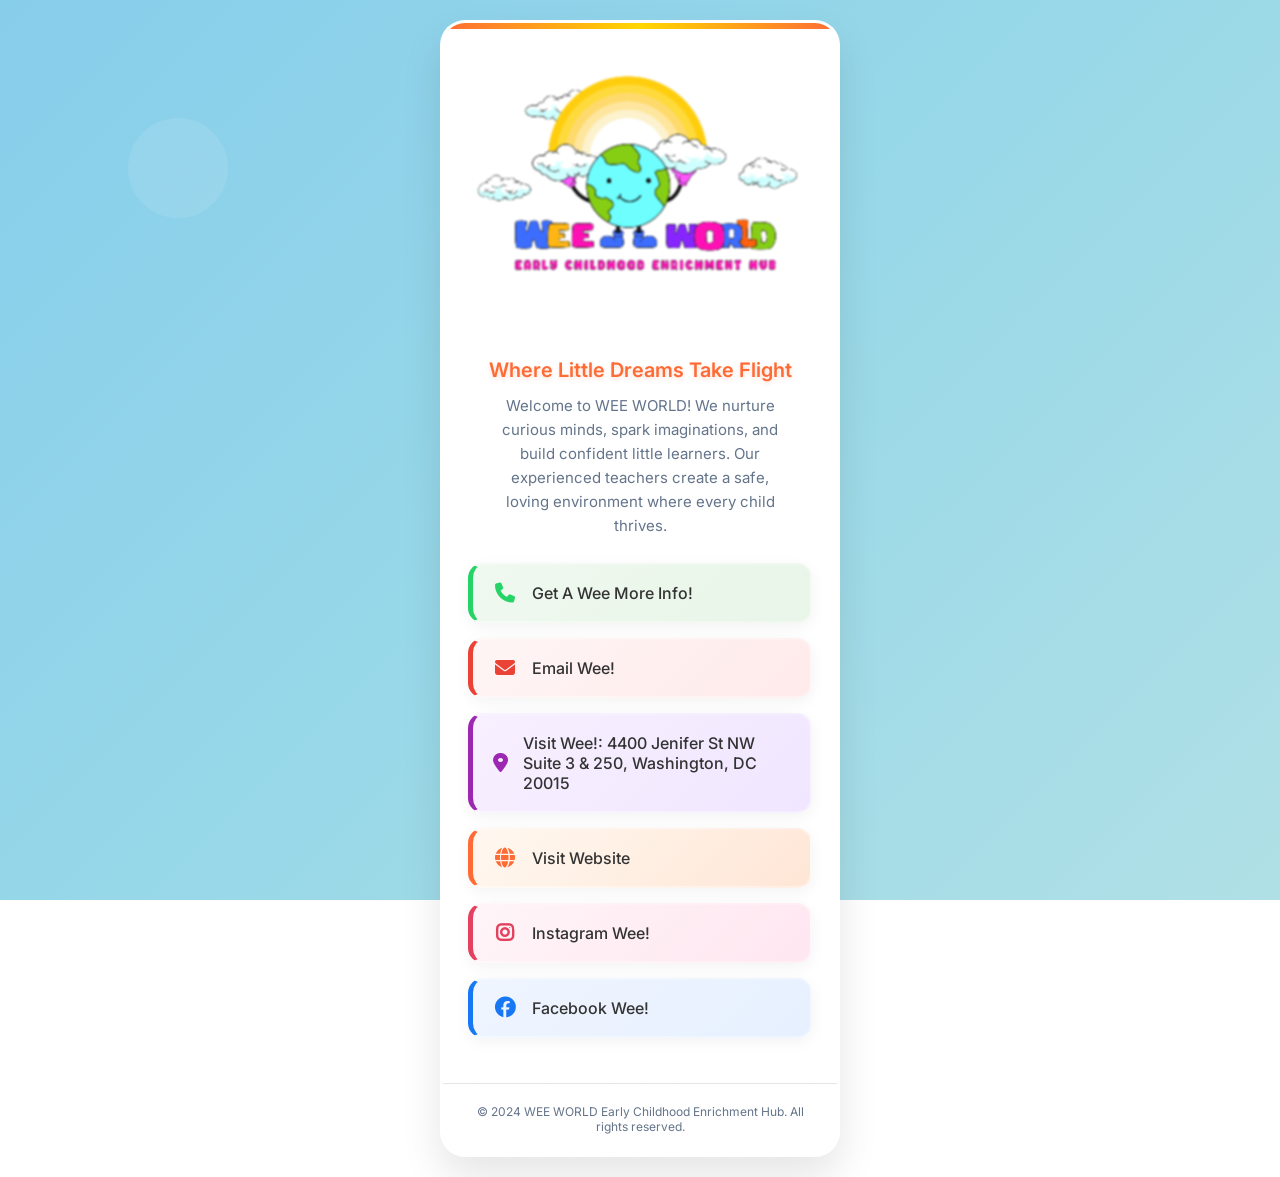
<file: index.html>
<!DOCTYPE html>
<html lang="en">
<head>
    <meta charset="UTF-8">
    <meta name="viewport" content="width=device-width, initial-scale=1.0, maximum-scale=1.0, user-scalable=no">
    <meta name="format-detection" content="telephone=yes">
    <meta name="apple-mobile-web-app-capable" content="yes">
    <title>WEE WORLD - Early Childhood Enrichment Hub</title>
    <link rel="stylesheet" href="styles.css?v=9999999">
    <link href="https://fonts.googleapis.com/css2?family=Inter:wght@300;400;500;600;700&display=swap" rel="stylesheet">
    <link rel="stylesheet" href="https://cdnjs.cloudflare.com/ajax/libs/font-awesome/6.4.0/css/all.min.css">
</head>
<body>
    <div class="container">
        <!-- Profile Section -->
        <div class="profile-section">
            <div class="profile-image">
                <canvas id="logoCanvas" width="300" height="150"></canvas>
                <img src="images/LOGOOO.png" alt="WEE WORLD Logo" onerror="this.src='images/logo.jpg'" style="display: none;">
            </div>
            <p class="company">Where Little Dreams Take Flight</p>
            <p class="bio">Welcome to WEE WORLD! We nurture curious minds, spark imaginations, and build confident little learners. Our experienced teachers create a safe, loving environment where every child thrives.</p>
        </div>

        <!-- Contact Links -->
        <div class="links-section">
            <a href="tel:+12029333219" class="link-card phone">
                <i class="fas fa-phone"></i>
                <span>Get A Wee More Info!</span>
            </a>
            
            <a href="mailto:hello@weeworldchildrenhub.com" class="link-card email">
                <i class="fas fa-envelope"></i>
                <span>Email Wee!</span>
            </a>

            <a href="https://maps.google.com/?q=4400+Jenifer+St+NW+Suite+3+%26+250+Washington+DC+20015" class="link-card address" target="_blank">
                <i class="fas fa-map-marker-alt"></i>
                <span>Visit Wee!: 4400 Jenifer St NW Suite 3 & 250, Washington, DC 20015</span>
            </a>

            <a href="https://weeworldchildrenhub.com" class="link-card website" target="_blank">
                <i class="fas fa-globe"></i>
                <span>Visit Website</span>
            </a>

            <a href="https://www.instagram.com/weeworldchildrenhub/?igsh=MXgxaGp2Z2Fsc2lwMw%3D%3D" class="link-card instagram" target="_blank">
                <i class="fab fa-instagram"></i>
                <span>Instagram Wee!</span>
            </a>

            <a href="https://www.facebook.com/profile.php?id=61570066343703" class="link-card facebook" target="_blank">
                <i class="fab fa-facebook"></i>
                <span>Facebook Wee!</span>
            </a>
        </div>

        <!-- Footer -->
        <div class="footer">
            <p>&copy; 2024 WEE WORLD Early Childhood Enrichment Hub. All rights reserved.</p>
        </div>
    </div>

    <script src="landing-v3.js?v=9999999"></script>
</body>
</html>
</file>
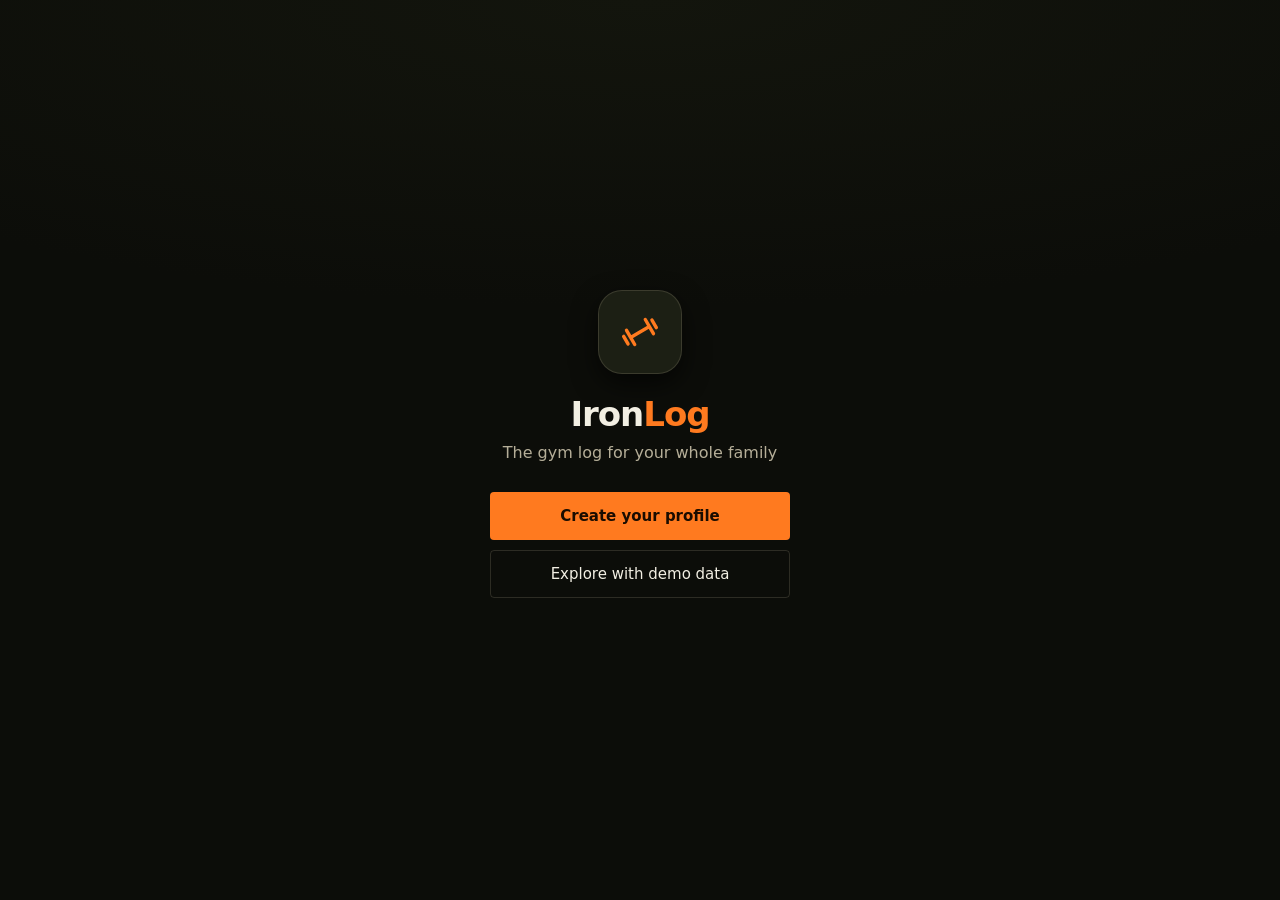
<file: gym/index.html>
<!DOCTYPE html>
<html lang="en">
<head>
  <meta charset="utf-8">
  <meta name="viewport" content="width=device-width, initial-scale=1, viewport-fit=cover">
  <meta name="theme-color" content="#0b0d10">
  <meta name="description" content="IronLog — the gym log for your whole family. Track workouts, sets and PRs, import Apple Health data, and sync across devices.">
  <meta name="apple-mobile-web-app-capable" content="yes">
  <meta name="mobile-web-app-capable" content="yes">
  <meta name="apple-mobile-web-app-status-bar-style" content="black-translucent">
  <meta name="apple-mobile-web-app-title" content="IronLog">
  <title>IronLog — Family Gym Tracker</title>
  <link rel="manifest" href="manifest.webmanifest">
  <link rel="icon" href="icons/icon.svg" type="image/svg+xml">
  <link rel="apple-touch-icon" href="icons/icon.svg">
  <link rel="stylesheet" href="css/styles.css">
</head>
<body>
  <div class="app" id="app">
    <aside class="sidebar" id="sidebar" aria-label="Primary navigation"></aside>
    <header class="topbar" id="topbar"></header>
    <main class="content" id="content"></main>
    <nav class="tabbar" id="tabbar" aria-label="Primary navigation"></nav>
    <div class="toast-wrap" id="toast-wrap" role="status" aria-live="polite"></div>
  </div>

  <script src="js/util.js"></script>
  <script src="js/exercises.js"></script>
  <script src="js/store.js"></script>
  <script src="js/sync.js"></script>
  <script src="js/analytics.js"></script>
  <script src="js/loadmodel.js"></script>
  <script src="js/guardrails.js"></script>
  <script src="js/protocols.js"></script>
  <script src="js/goals.js"></script>
  <script src="js/nutrition.js"></script>
  <script src="js/charts.js"></script>
  <script src="js/musclemap.js"></script>
  <script src="js/applehealth.js"></script>
  <script src="js/coach.js"></script>
  <script src="js/app.js"></script>
  <script src="js/views-log.js"></script>
  <script src="js/player.js"></script>
  <script src="js/views-library.js"></script>
  <script src="js/views-insights.js"></script>
  <script src="js/views-standards.js"></script>
  <script src="js/views-coach.js"></script>
  <script src="js/views-goals.js"></script>
  <script src="js/views-nutrition.js"></script>
  <script>
    // Service-worker registration moved into app.js (App.init -> after first
    // paint) so the update-prompt logic lives in a module that can be tested
    // rather than in an inline script that cannot.
    document.addEventListener('DOMContentLoaded', function () {
      App.init();
    });
  </script>
</body>
</html>
</file>
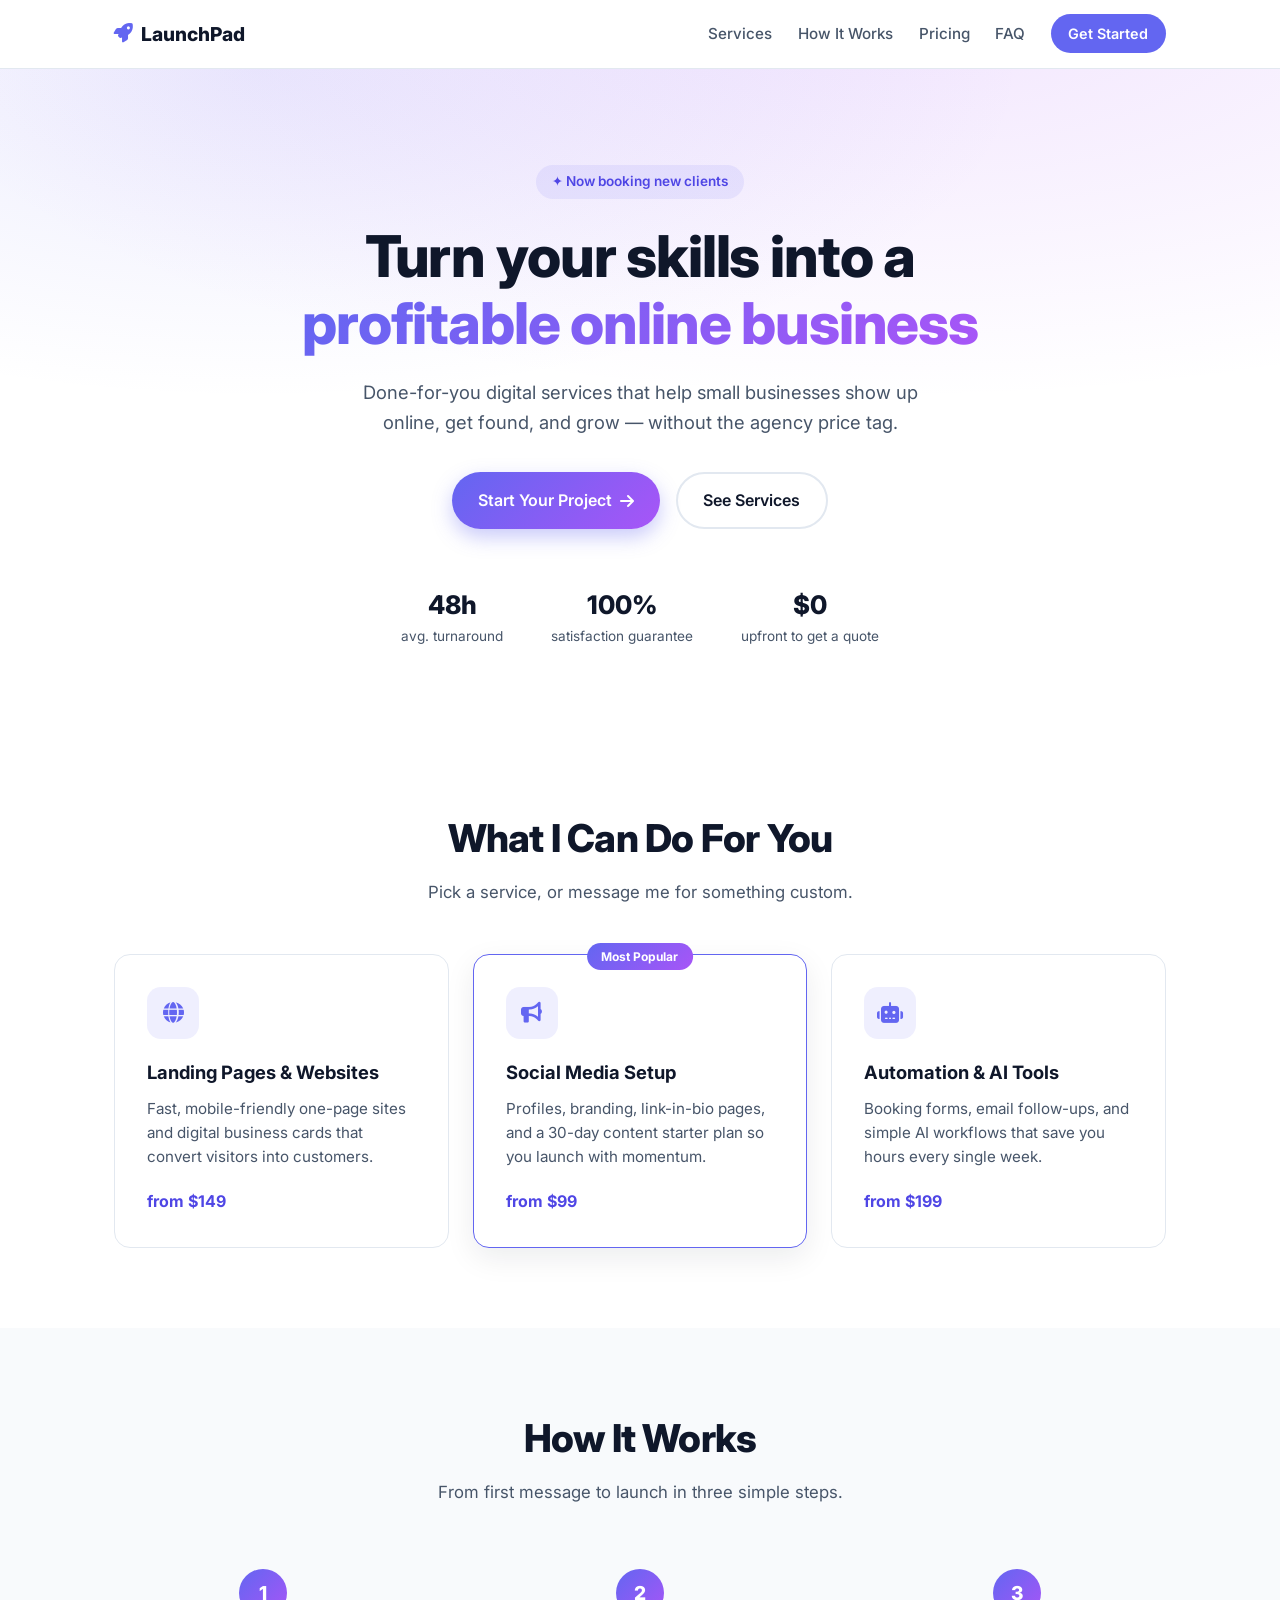
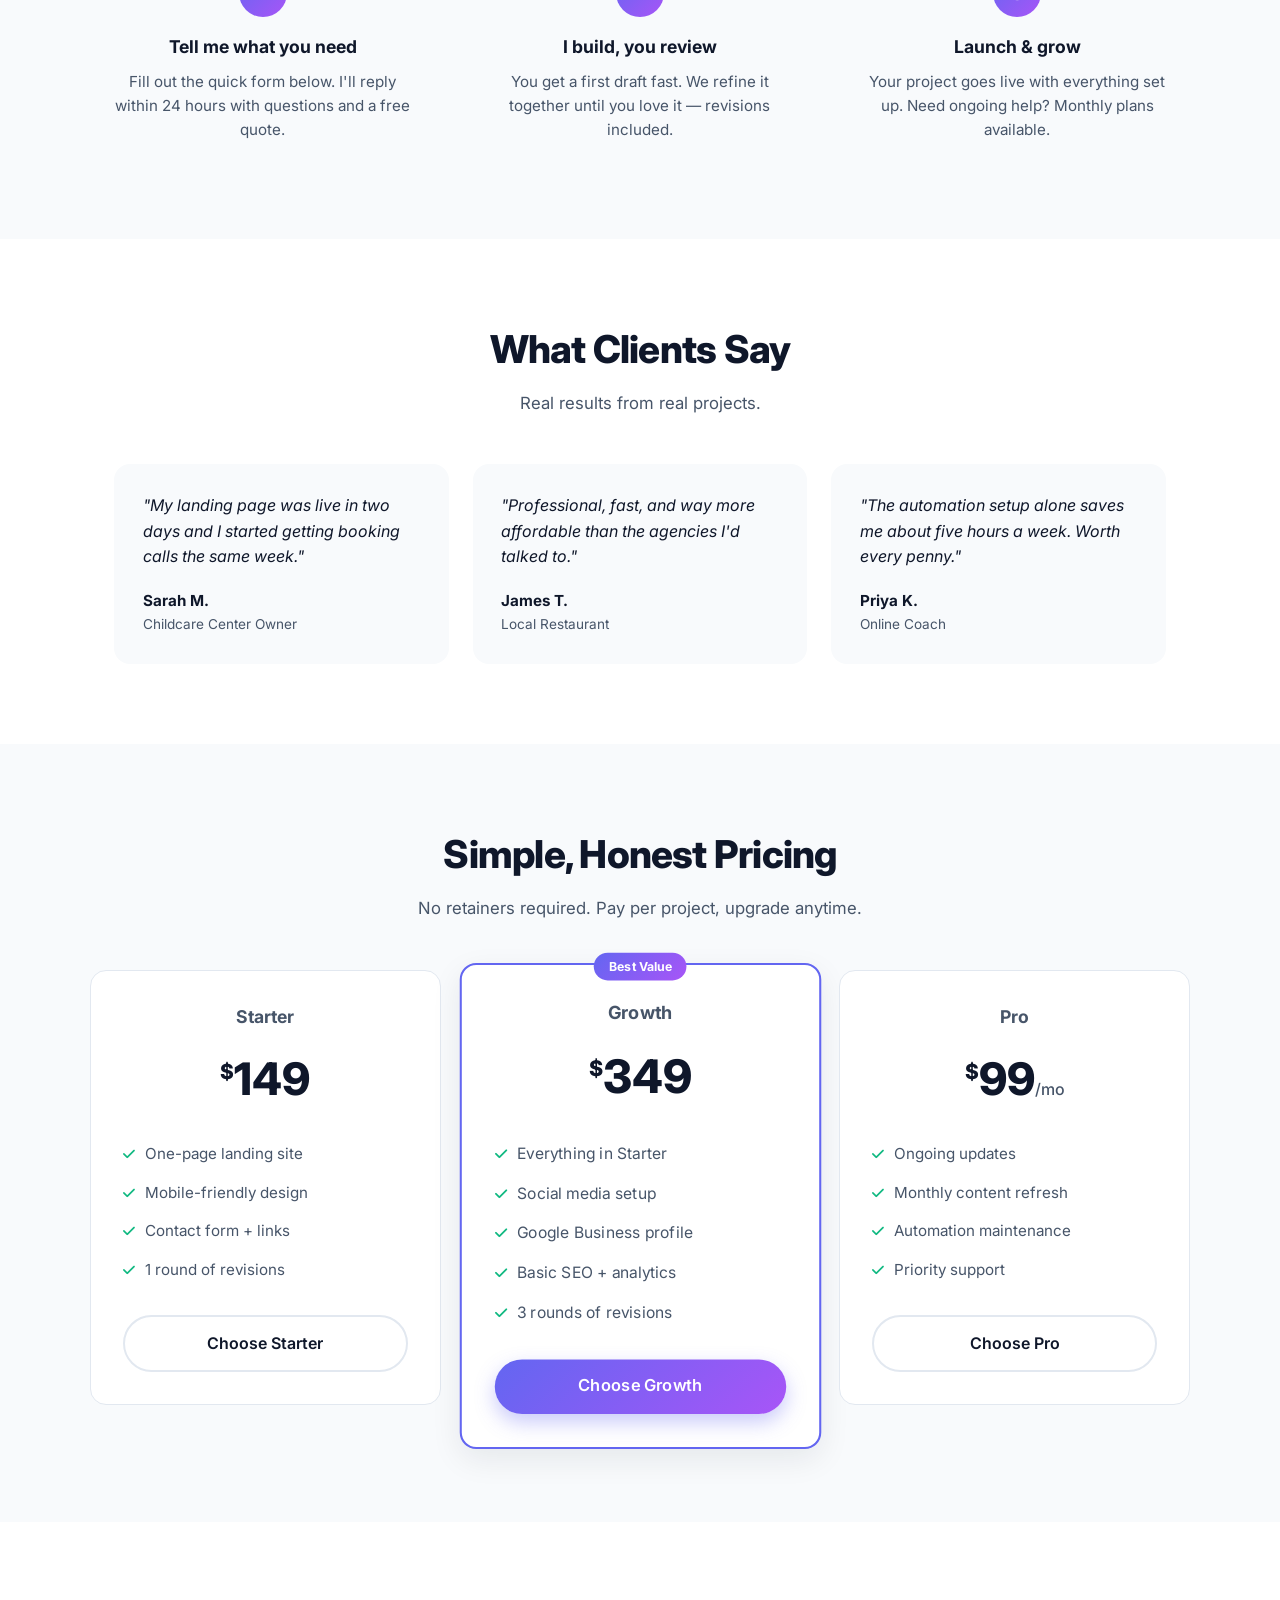
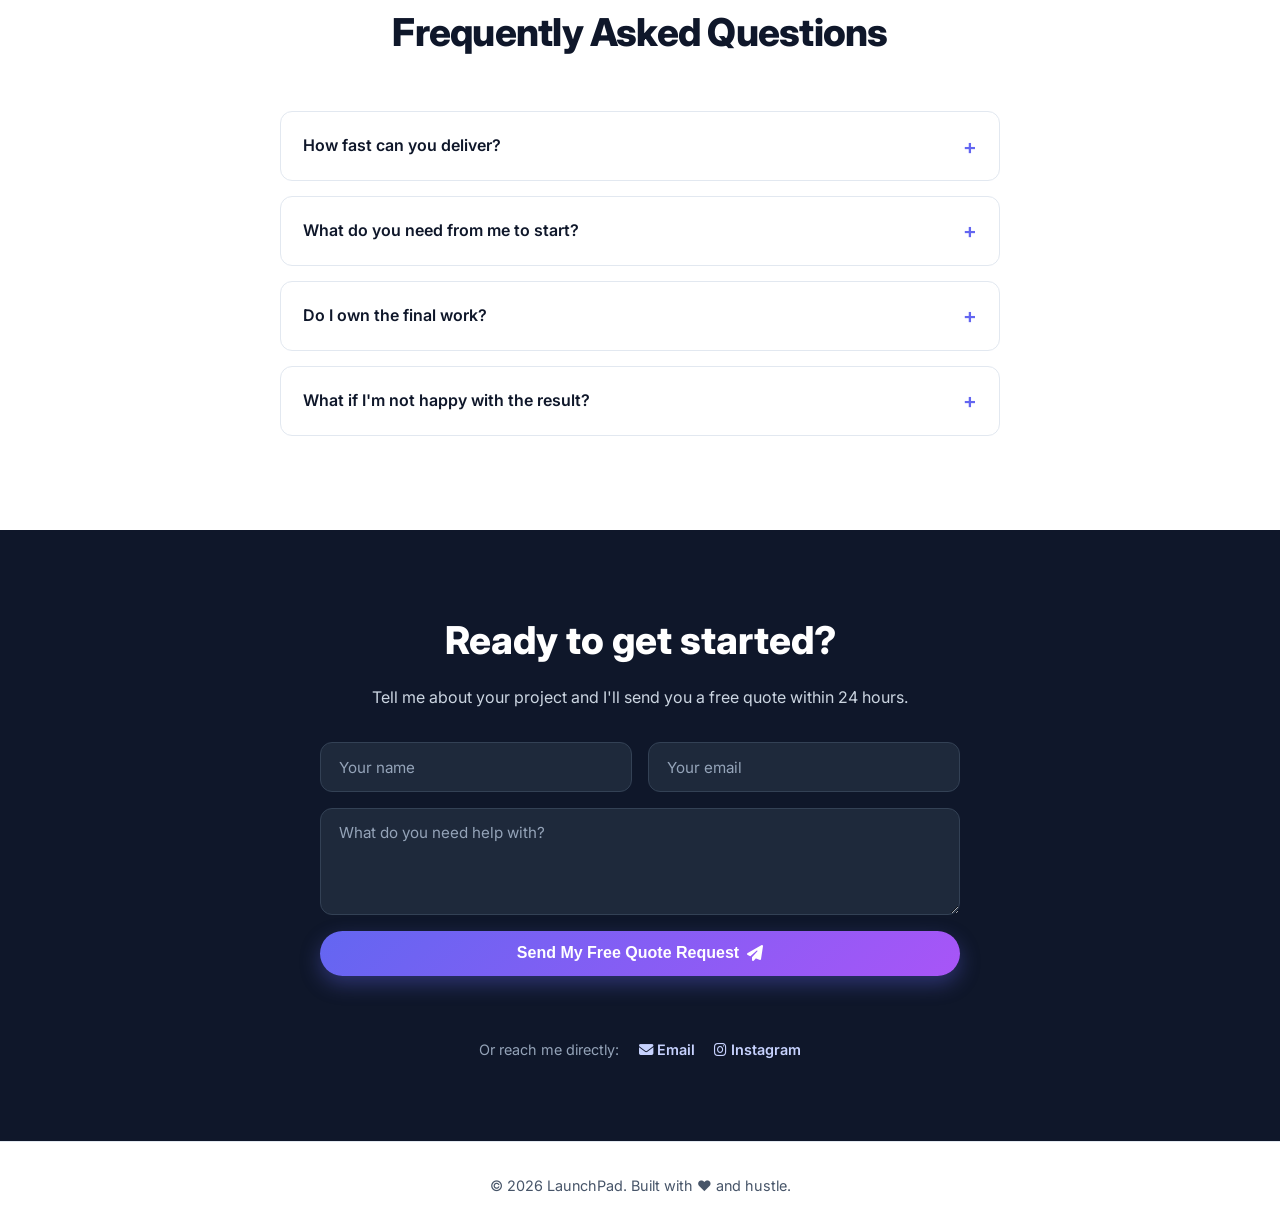
<file: side-hustle/index.html>
<!DOCTYPE html>
<html lang="en">
<head>
    <meta charset="UTF-8">
    <meta name="viewport" content="width=device-width, initial-scale=1.0">
    <meta name="description" content="Launch your skills into income. Done-for-you digital services that help small businesses grow online.">
    <!-- CUSTOMIZE: Update the title and description above with your business name and pitch -->
    <title>LaunchPad — Turn Your Skills Into Income</title>
    <link rel="preconnect" href="https://fonts.googleapis.com">
    <link href="https://fonts.googleapis.com/css2?family=Inter:wght@400;500;600;700;800&display=swap" rel="stylesheet">
    <link rel="stylesheet" href="https://cdnjs.cloudflare.com/ajax/libs/font-awesome/6.4.0/css/all.min.css">
    <link rel="stylesheet" href="styles.css">
</head>
<body>

    <!-- ===== Navigation ===== -->
    <nav class="nav">
        <div class="nav-inner">
            <a href="#" class="nav-logo">
                <i class="fas fa-rocket"></i>
                <!-- CUSTOMIZE: Your business name -->
                <span>LaunchPad</span>
            </a>
            <button class="nav-toggle" aria-label="Toggle menu" aria-expanded="false">
                <i class="fas fa-bars"></i>
            </button>
            <ul class="nav-links">
                <li><a href="#services">Services</a></li>
                <li><a href="#how-it-works">How It Works</a></li>
                <li><a href="#pricing">Pricing</a></li>
                <li><a href="#faq">FAQ</a></li>
                <li><a href="#contact" class="btn btn-small">Get Started</a></li>
            </ul>
        </div>
    </nav>

    <!-- ===== Hero ===== -->
    <header class="hero">
        <div class="hero-inner">
            <p class="hero-eyebrow">✦ Now booking new clients</p>
            <!-- CUSTOMIZE: Your main value proposition -->
            <h1>Turn your skills into a<br><span class="gradient-text">profitable online business</span></h1>
            <p class="hero-sub">
                Done-for-you digital services that help small businesses show up online,
                get found, and grow — without the agency price tag.
            </p>
            <div class="hero-cta">
                <a href="#contact" class="btn btn-primary">Start Your Project <i class="fas fa-arrow-right"></i></a>
                <a href="#services" class="btn btn-ghost">See Services</a>
            </div>
            <div class="hero-stats">
                <!-- CUSTOMIZE: Replace with your real numbers as you grow -->
                <div class="stat"><strong>48h</strong><span>avg. turnaround</span></div>
                <div class="stat"><strong>100%</strong><span>satisfaction guarantee</span></div>
                <div class="stat"><strong>$0</strong><span>upfront to get a quote</span></div>
            </div>
        </div>
    </header>

    <!-- ===== Services ===== -->
    <section id="services" class="section">
        <div class="section-head">
            <h2>What I Can Do For You</h2>
            <p>Pick a service, or message me for something custom.</p>
        </div>
        <div class="cards">
            <!-- CUSTOMIZE: Swap these three cards for the services YOU want to sell -->
            <div class="card">
                <div class="card-icon"><i class="fas fa-globe"></i></div>
                <h3>Landing Pages &amp; Websites</h3>
                <p>Fast, mobile-friendly one-page sites and digital business cards that convert visitors into customers.</p>
                <span class="card-price">from $149</span>
            </div>
            <div class="card card-featured">
                <div class="card-badge">Most Popular</div>
                <div class="card-icon"><i class="fas fa-bullhorn"></i></div>
                <h3>Social Media Setup</h3>
                <p>Profiles, branding, link-in-bio pages, and a 30-day content starter plan so you launch with momentum.</p>
                <span class="card-price">from $99</span>
            </div>
            <div class="card">
                <div class="card-icon"><i class="fas fa-robot"></i></div>
                <h3>Automation &amp; AI Tools</h3>
                <p>Booking forms, email follow-ups, and simple AI workflows that save you hours every single week.</p>
                <span class="card-price">from $199</span>
            </div>
        </div>
    </section>

    <!-- ===== How It Works ===== -->
    <section id="how-it-works" class="section section-alt">
        <div class="section-head">
            <h2>How It Works</h2>
            <p>From first message to launch in three simple steps.</p>
        </div>
        <div class="steps">
            <div class="step">
                <div class="step-num">1</div>
                <h3>Tell me what you need</h3>
                <p>Fill out the quick form below. I'll reply within 24 hours with questions and a free quote.</p>
            </div>
            <div class="step">
                <div class="step-num">2</div>
                <h3>I build, you review</h3>
                <p>You get a first draft fast. We refine it together until you love it — revisions included.</p>
            </div>
            <div class="step">
                <div class="step-num">3</div>
                <h3>Launch &amp; grow</h3>
                <p>Your project goes live with everything set up. Need ongoing help? Monthly plans available.</p>
            </div>
        </div>
    </section>

    <!-- ===== Testimonials ===== -->
    <section class="section">
        <div class="section-head">
            <h2>What Clients Say</h2>
            <p>Real results from real projects.</p>
        </div>
        <div class="cards">
            <!-- CUSTOMIZE: Replace with real testimonials as you collect them.
                 Tip: do your first 2-3 projects at a discount in exchange for a testimonial. -->
            <div class="quote">
                <p>"My landing page was live in two days and I started getting booking calls the same week."</p>
                <div class="quote-author"><strong>Sarah M.</strong><span>Childcare Center Owner</span></div>
            </div>
            <div class="quote">
                <p>"Professional, fast, and way more affordable than the agencies I'd talked to."</p>
                <div class="quote-author"><strong>James T.</strong><span>Local Restaurant</span></div>
            </div>
            <div class="quote">
                <p>"The automation setup alone saves me about five hours a week. Worth every penny."</p>
                <div class="quote-author"><strong>Priya K.</strong><span>Online Coach</span></div>
            </div>
        </div>
    </section>

    <!-- ===== Pricing ===== -->
    <section id="pricing" class="section section-alt">
        <div class="section-head">
            <h2>Simple, Honest Pricing</h2>
            <p>No retainers required. Pay per project, upgrade anytime.</p>
        </div>
        <div class="pricing">
            <!-- CUSTOMIZE: Adjust tiers, prices and features for your services -->
            <div class="price-card">
                <h3>Starter</h3>
                <div class="price"><sup>$</sup>149</div>
                <ul>
                    <li><i class="fas fa-check"></i> One-page landing site</li>
                    <li><i class="fas fa-check"></i> Mobile-friendly design</li>
                    <li><i class="fas fa-check"></i> Contact form + links</li>
                    <li><i class="fas fa-check"></i> 1 round of revisions</li>
                </ul>
                <a href="#contact" class="btn btn-ghost btn-block">Choose Starter</a>
            </div>
            <div class="price-card price-featured">
                <div class="card-badge">Best Value</div>
                <h3>Growth</h3>
                <div class="price"><sup>$</sup>349</div>
                <ul>
                    <li><i class="fas fa-check"></i> Everything in Starter</li>
                    <li><i class="fas fa-check"></i> Social media setup</li>
                    <li><i class="fas fa-check"></i> Google Business profile</li>
                    <li><i class="fas fa-check"></i> Basic SEO + analytics</li>
                    <li><i class="fas fa-check"></i> 3 rounds of revisions</li>
                </ul>
                <a href="#contact" class="btn btn-primary btn-block">Choose Growth</a>
            </div>
            <div class="price-card">
                <h3>Pro</h3>
                <div class="price"><sup>$</sup>99<small>/mo</small></div>
                <ul>
                    <li><i class="fas fa-check"></i> Ongoing updates</li>
                    <li><i class="fas fa-check"></i> Monthly content refresh</li>
                    <li><i class="fas fa-check"></i> Automation maintenance</li>
                    <li><i class="fas fa-check"></i> Priority support</li>
                </ul>
                <a href="#contact" class="btn btn-ghost btn-block">Choose Pro</a>
            </div>
        </div>
    </section>

    <!-- ===== FAQ ===== -->
    <section id="faq" class="section">
        <div class="section-head">
            <h2>Frequently Asked Questions</h2>
        </div>
        <div class="faq-list">
            <details class="faq-item">
                <summary>How fast can you deliver?</summary>
                <p>Most landing pages are delivered within 48 hours of receiving your content. Larger projects get a clear timeline upfront in the quote.</p>
            </details>
            <details class="faq-item">
                <summary>What do you need from me to start?</summary>
                <p>Just your logo (if you have one), a short description of your business, and any links or photos you want included. I handle the rest.</p>
            </details>
            <details class="faq-item">
                <summary>Do I own the final work?</summary>
                <p>Yes — 100%. You get all files and accounts in your name. No lock-in, ever.</p>
            </details>
            <details class="faq-item">
                <summary>What if I'm not happy with the result?</summary>
                <p>Revisions are included with every package, and if I can't get it right, you don't pay. Simple as that.</p>
            </details>
        </div>
    </section>

    <!-- ===== Contact / Lead Capture ===== -->
    <section id="contact" class="section section-cta">
        <div class="cta-box">
            <h2>Ready to get started?</h2>
            <p>Tell me about your project and I'll send you a free quote within 24 hours.</p>
            <!-- CUSTOMIZE: Create a free form at https://formspree.io and replace YOUR_FORM_ID below.
                 Until then, the form falls back to opening an email draft. -->
            <form id="lead-form" action="https://formspree.io/f/YOUR_FORM_ID" method="POST">
                <div class="form-row">
                    <input type="text" name="name" placeholder="Your name" required>
                    <input type="email" name="email" placeholder="Your email" required>
                </div>
                <textarea name="message" rows="4" placeholder="What do you need help with?" required></textarea>
                <button type="submit" class="btn btn-primary btn-block">Send My Free Quote Request <i class="fas fa-paper-plane"></i></button>
            </form>
            <p class="form-note" id="form-status"></p>
            <div class="cta-alt">
                <!-- CUSTOMIZE: Your direct contact links -->
                <span>Or reach me directly:</span>
                <a href="mailto:khosravi.2020a@gmail.com"><i class="fas fa-envelope"></i> Email</a>
                <a href="https://instagram.com/yourusername" target="_blank" rel="noopener"><i class="fab fa-instagram"></i> Instagram</a>
            </div>
        </div>
    </section>

    <!-- ===== Footer ===== -->
    <footer class="footer">
        <p>&copy; 2026 LaunchPad. Built with ❤️ and hustle.</p>
    </footer>

    <script src="script.js"></script>
</body>
</html>
</file>
<file: styles.css>
/* Reset and Base Styles */
* {
    margin: 0;
    padding: 0;
    box-sizing: border-box;
}

/* Force mobile scaling in iframe/sandbox environments */
@media screen and (max-width: 768px) {
    html {
        zoom: 1 !important;
        -webkit-text-size-adjust: none !important;
        -ms-text-size-adjust: none !important;
        text-size-adjust: none !important;
    }
    
    body {
        zoom: 1 !important;
        transform: scale(1) !important;
        transform-origin: 0 0 !important;
        width: 100vw !important;
        min-width: 100vw !important;
        max-width: 100vw !important;
    }
}

/* Force mobile layout for small screens regardless of viewport detection */
@media screen and (max-width: 480px), screen and (max-device-width: 480px) {
    body {
        padding: 10px !important;
        font-size: 16px !important;
    }
    
    .container {
        margin: 0 !important;
        border-radius: 20px !important;
        max-width: 100% !important;
        width: 100% !important;
        min-height: auto !important;
    }
    
    .profile-image {
        height: 40vh !important;
        min-height: 140px !important;
    }
    
    .company {
        font-size: 18px !important;
        margin: 20px 0 12px 0 !important;
        padding: 0 15px !important;
    }
    
    .bio {
        font-size: 14px !important;
        padding: 0 20px !important;
        margin-bottom: 20px !important;
    }
    
    .links-section {
        padding: 0 15px !important;
        gap: 12px !important;
    }
    
    .link-card {
        padding: 16px 18px !important;
        border-radius: 12px !important;
        font-size: 15px !important;
    }
    
    .link-card i {
        font-size: 18px !important;
        margin-right: 12px !important;
        width: 20px !important;
    }
    
    .link-card span {
        font-size: 15px !important;
    }
}

/* IFRAME ENHANCEMENT - Scale up the entire iframe content */
@media screen and (max-width: 480px) {
    /* Scale up the iframe itself - much more aggressive */
    iframe {
        transform: scale(5) !important;
        transform-origin: top left !important;
        width: 20% !important;
        height: 20% !important;
        border: none !important;
        margin: 0 !important;
        padding: 0 !important;
        position: relative !important;
        z-index: 9999 !important;
    }
    
    /* Target any element inside iframe with extreme specificity */
    iframe * {
        font-size: 200px !important;
        line-height: 1.2 !important;
    }
    
    iframe p {
        font-size: 200px !important;
        margin: 20px 0 !important;
        padding: 20px !important;
    }
    
    iframe span {
        font-size: 220px !important;
        display: inline-block !important;
        padding: 10px !important;
    }
    
    iframe i {
        font-size: 240px !important;
        margin-right: 30px !important;
    }
    
    iframe a {
        padding: 50px 60px !important;
        margin: 20px 0 !important;
        border-radius: 30px !important;
        font-size: 220px !important;
        display: block !important;
        text-decoration: none !important;
    }
    
    /* Force all text to be huge */
    iframe body,
    iframe html {
        font-size: 200px !important;
        zoom: 5 !important;
        -webkit-text-size-adjust: none !important;
    }
}

html {
    -webkit-text-size-adjust: 100%;
    -ms-text-size-adjust: 100%;
    text-size-adjust: 100%;
    /* Force mobile viewport detection */
    -webkit-tap-highlight-color: transparent;
    -webkit-touch-callout: none;
    -webkit-user-select: none;
    -khtml-user-select: none;
    -moz-user-select: none;
    -ms-user-select: none;
    user-select: none;
}

body {
    font-family: 'Inter', -apple-system, BlinkMacSystemFont, 'Segoe UI', Roboto, sans-serif;
    background: #87ceeb; /* Fallback color */
    background: -webkit-linear-gradient(135deg, #87ceeb 0%, #98d8e8 50%, #b0e0e6 100%);
    background: -moz-linear-gradient(135deg, #87ceeb 0%, #98d8e8 50%, #b0e0e6 100%);
    background: -o-linear-gradient(135deg, #87ceeb 0%, #98d8e8 50%, #b0e0e6 100%);
    background: linear-gradient(135deg, #87ceeb 0%, #98d8e8 50%, #b0e0e6 100%);
    background-attachment: fixed; /* Ensure gradient covers full viewport */
    background-size: cover;
    background-position: center;
    background-repeat: no-repeat;
    min-height: 100vh;
    display: flex;
    align-items: center;
    justify-content: center;
    padding: 20px;
    position: relative;
    overflow-x: hidden;
    -webkit-overflow-scrolling: touch;
    -webkit-transform: translateZ(0);
    transform: translateZ(0);
}

body::before {
    content: '';
    position: absolute;
    top: 10%;
    left: 10%;
    width: 100px;
    height: 100px;
    background: rgba(255, 255, 255, 0.1);
    border-radius: 50%;
    animation: float 6s ease-in-out infinite;
    z-index: -1;
}

@keyframes float {
    0%, 100% { transform: translateY(0px) rotate(0deg); }
    50% { transform: translateY(-20px) rotate(180deg); }
}

.container {
    background: #ffffff; /* Pure white to match logo background */
    border-radius: 25px;
    padding: 0;
    max-width: 400px;
    width: 100%;
    box-shadow: 0 20px 40px rgba(0, 0, 0, 0.1);
    border: 3px solid rgba(255, 255, 255, 0.3);
    position: relative;
    overflow: hidden;
    animation: fadeInUp 1s ease-out;
    min-height: 600px; /* Ensure enough height for all content */
}

.container::before {
    content: '';
    position: absolute;
    top: 0;
    left: 0;
    right: 0;
    height: 6px;
    background: linear-gradient(90deg, #ff6b35, #ffd700, #ff6b35);
    border-radius: 25px 25px 0 0;
    z-index: 1;
}

@keyframes fadeInUp {
    from {
        opacity: 0;
        transform: translateY(30px);
    }
    to {
        opacity: 1;
        transform: translateY(0);
    }
}

/* Profile Image Section */
.profile-image {
    width: 100%;
    height: 35vh;
    min-height: 200px;
    background: #ffffff;
    border-radius: 20px 20px 0 0;
    display: flex;
    align-items: center;
    justify-content: center;
    position: relative;
    overflow: hidden;
    margin-bottom: 0;
}

.profile-image canvas {
    max-width: 100%;
    max-height: 100%;
    width: auto;
    height: auto;
    object-fit: contain;
    display: block;
}

.profile-image img {
    display: none;
}

.profile-image::before {
    content: '';
    position: absolute;
    top: 0;
    left: 0;
    right: 0;
    bottom: 0;
    background: rgba(255, 255, 255, 0.05);
    backdrop-filter: blur(1px);
}

.profile-info {
    padding: 0 30px;
    text-align: center;
}

.company {
    font-size: 20px;
    font-weight: 600;
    color: #ff6b35;
    margin: 20px 0 12px 0;
    text-shadow: 0 2px 4px rgba(255, 107, 53, 0.2);
    text-align: center;
    width: 100%;
}

.bio {
    font-size: 15px;
    line-height: 1.6;
    color: #64748b;
    margin-bottom: 25px;
    max-width: 320px;
    margin-left: auto;
    margin-right: auto;
    padding: 0 10px;
    text-align: center;
}

.links-section {
    padding: 0 25px 25px 25px;
    display: flex;
    flex-direction: column;
    gap: 15px;
}

.link-card {
    display: flex;
    align-items: center;
    padding: 18px 20px;
    background: linear-gradient(135deg, rgba(255, 255, 255, 0.8) 0%, rgba(255, 255, 255, 0.6) 100%);
    border-radius: 15px;
    text-decoration: none;
    color: #333;
    font-weight: 500;
    transition: all 0.3s ease;
    border: 2px solid rgba(255, 255, 255, 0.3);
    box-shadow: 0 4px 15px rgba(0, 0, 0, 0.05);
    position: relative;
    overflow: hidden;
    /* Allow interaction on mobile */
    -webkit-user-select: auto;
    -moz-user-select: auto;
    -ms-user-select: auto;
    user-select: auto;
    -webkit-touch-callout: default;
    touch-action: manipulation;
}

.link-card::before {
    content: '';
    position: absolute;
    top: 0;
    left: 0;
    right: 0;
    bottom: 0;
    background: linear-gradient(135deg, rgba(255, 255, 255, 0.1) 0%, rgba(255, 255, 255, 0.05) 100%);
    opacity: 0;
    transition: opacity 0.3s ease;
}

.link-card:hover {
    transform: translateY(-2px);
    box-shadow: 0 8px 25px rgba(0, 0, 0, 0.1);
    border-color: rgba(255, 255, 255, 0.5);
}

.link-card:hover::before {
    opacity: 1;
}

.link-card i {
    font-size: 20px;
    margin-right: 15px;
    width: 24px;
    text-align: center;
    font-weight: 600;
    position: relative;
    z-index: 1;
}

.link-card span {
    font-size: 16px;
    position: relative;
    z-index: 1;
}

/* Specific link card colors - LIGHT BACKGROUNDS */
.phone {
    border-left: 5px solid #25d366;
    background: linear-gradient(135deg, #f0f9f0 0%, #e8f5e8 100%);
    -webkit-tap-highlight-color: #25d366;
    cursor: pointer;
}

.phone i {
    color: #25d366;
}

.email {
    border-left: 5px solid #ea4335;
    background: linear-gradient(135deg, #fff5f5 0%, #ffeaea 100%);
    -webkit-tap-highlight-color: #ea4335;
    cursor: pointer;
}

.email i {
    color: #ea4335;
}

.address {
    border-left: 5px solid #9c27b0;
    background: linear-gradient(135deg, #f8f0ff 0%, #f0e6ff 100%);
}

.address i {
    color: #9c27b0;
}

.email {
    border-left: 5px solid #ea4335;
    background: linear-gradient(135deg, #fff5f5 0%, #ffeaea 100%);
}

.email i {
    color: #ea4335;
}

.website {
    border-left: 5px solid #ff6b35;
    background: linear-gradient(135deg, #fff8f0 0%, #ffe6d6 100%);
}

.website i {
    color: #ff6b35;
}

.instagram {
    border-left: 5px solid #e4405f;
    background: linear-gradient(135deg, #fff5f8 0%, #ffe6f0 100%);
}

.instagram i {
    color: #e4405f;
}

.facebook {
    border-left: 5px solid #1877f2;
    background: linear-gradient(135deg, #f0f5ff 0%, #e6f0ff 100%);
}

.facebook i {
    color: #1877f2;
}

.footer {
    margin-top: 20px;
    padding: 20px 25px;
    text-align: center;
    border-top: 1px solid rgba(0, 0, 0, 0.1);
    background: linear-gradient(135deg, rgba(255, 255, 255, 0.8) 0%, rgba(255, 255, 255, 0.6) 100%);
}

.footer p {
    font-size: 12px;
    color: #64748b;
    font-weight: 400;
}

/* Responsive Design - FIXED MOBILE ISSUES */
@media (max-width: 480px) {
    body {
        padding: 10px;
        min-height: 100vh;
        background: -webkit-linear-gradient(135deg, #87ceeb 0%, #98d8e8 50%, #b0e0e6 100%);
        background: -moz-linear-gradient(135deg, #87ceeb 0%, #98d8e8 50%, #b0e0e6 100%);
        background: -o-linear-gradient(135deg, #87ceeb 0%, #98d8e8 50%, #b0e0e6 100%);
        background: linear-gradient(135deg, #87ceeb 0%, #98d8e8 50%, #b0e0e6 100%);
        background-attachment: fixed;
        background-size: cover;
        background-position: center;
        background-repeat: no-repeat;
        /* Remove animations for better performance */
        overflow-x: hidden;
        overflow-y: auto;
        -webkit-overflow-scrolling: touch;
        touch-action: manipulation;
        -webkit-touch-callout: none;
        -webkit-user-select: none;
        -khtml-user-select: none;
        -moz-user-select: none;
        -ms-user-select: none;
        user-select: none;
        -webkit-transform: translateZ(0);
        transform: translateZ(0);
    }
    
    /* Remove floating animation on mobile */
    body::before {
        display: none;
    }
    
    .container {
        margin: 0;
        border-radius: 20px;
        max-width: 100%;
        width: 100%;
        box-shadow: 0 15px 30px rgba(0, 0, 0, 0.1);
        background: #ffffff; /* Pure white to match logo background */
        border: 3px solid rgba(255, 255, 255, 0.3);
        /* Remove animation for better performance */
        animation: none;
        transform: none;
        min-height: auto; /* Remove fixed height on mobile */
    }
    
    .container::before {
        content: '';
        position: absolute;
        top: 0;
        left: 0;
        right: 0;
        height: 6px;
        background: linear-gradient(90deg, #ff6b35, #ffd700, #ff6b35);
        border-radius: 20px 20px 0 0;
        z-index: 1;
    }
    
    .profile-image {
        height: 40vh; /* Increased from 35vh */
        min-height: 140px; /* Increased from 120px */
        background: #ffffff; /* Pure white background */
    }
    
    .profile-image canvas {
        max-width: 100%;
        max-height: 100%;
        width: auto;
        height: auto;
        object-fit: contain;
        transform: scale(1.2); /* Make it 20% bigger */
    }
    
    .profile-image img {
        display: none; /* Hide the img element, use canvas instead */
    }
    
    .company {
        font-size: 18px;
        margin: 20px 0 12px 0;
        padding: 0 15px;
        color: #ff6b35;
        text-align: center;
    }
    
    .bio {
        font-size: 14px;
        line-height: 1.5;
        padding: 0 20px;
        margin-bottom: 20px;
        max-width: 100%;
        color: #64748b;
        text-align: center;
    }
    
    .links-section {
        padding: 0 15px;
        gap: 12px;
    }
    
    .link-card {
        padding: 16px 18px;
        border-radius: 12px;
        /* Reduce hover effects on mobile for better performance */
        transition: transform 0.2s ease;
    }
    
    .link-card:hover {
        transform: translateY(-1px);
    }
    
    .link-card i {
        font-size: 18px;
        margin-right: 12px;
        width: 20px;
    }
    
    .link-card span {
        font-size: 15px;
    }
    
    .footer {
        margin-top: 15px;
        padding: 15px 20px;
    }
    
    .footer p {
        font-size: 11px;
    }
}

@media (max-width: 360px) {
    body {
        padding: 5px;
    }
    
    .container {
        border-radius: 15px;
    }
    
    .container::before {
        border-radius: 15px 15px 0 0;
    }
    
    .profile-image {
        height: 30vh;
        min-height: 100px;
        background: #ffffff; /* Pure white background */
    }
    
    .profile-image canvas {
        max-width: 100%;
        max-height: 100%;
        width: auto;
        height: auto;
        object-fit: contain;
    }
    
    .profile-image img {
        display: none; /* Hide the img element, use canvas instead */
    }
    
    .company {
        font-size: 16px;
        margin: 15px 0 10px 0;
    }
    
    .bio {
        font-size: 13px;
        padding: 0 15px;
        margin-bottom: 15px;
    }
    
    .links-section {
        padding: 0 12px;
        gap: 10px;
    }
    
    .link-card {
        padding: 14px 16px;
        border-radius: 10px;
    }
    
    .link-card i {
        font-size: 16px;
        margin-right: 10px;
        width: 18px;
    }
    
    .link-card span {
        font-size: 14px;
    }
}

@media (max-height: 600px) and (orientation: landscape) {
    body {
        padding: 5px;
    }
    
    .container {
        max-height: 95vh;
        overflow-y: auto;
    }
    
    .profile-image {
        height: 25vh;
        min-height: 80px;
    }
    
    .company {
        margin: 15px 0 8px 0;
    }
    
    .bio {
        margin-bottom: 15px;
    }
    
    .links-section {
        gap: 8px;
    }
    
    .link-card {
        padding: 12px 16px;
    }
}
</file>
<file: gym/css/styles.css>
/* ==========================================================================
   IronLog — design system (dark, Apple-Fitness-grade)
   Single stylesheet. Single breakpoint: 768px.
   Sections:
     1.  Tokens
     2.  Reset / base
     3.  Typography utilities
     4.  App shell (.app / .topbar / .sidebar / .tabbar / .fab-log / .view)
     5.  Cards & stat tiles
     6.  Buttons
     7.  Forms (.field / .input / .select / .searchbar / steppers)
     8.  Chips / segmented / badge / avatar
     9.  Lists / divider / empty state
     10. Overlays (.modal / .sheet / .toast)
     11. Workout logging (.set-row / .rest-timer / .progress-bar)
     12. Charts chrome (.chart-tip / .chart-legend / .muscle-legend / rings)
     13. Tables
     14. Misc (sync dot, scrollbars, helpers)
     15. Animations & reduced motion
     16. Print
   ========================================================================== */

/* ==========================================================================
   1. TOKENS — "FIELD / ISSUED, AT EMBER SCALE"

   PALETTE INTENT
   The app reads as issued field kit: a four-step olive-drab surface ramp at
   very low chroma, bone-coloured ink (field-notebook paper, never blue-white),
   and one signal orange. --card-2 breaks the olive ramp on purpose — it is
   coyote brown, so every raised thing reads as webbing stitched onto a drab
   panel rather than another shade of the same panel.

   ONE MEANING PER STATUS COLOUR — do not reuse these for decoration:
     --accent (signal orange)  GO. The app wants you to do this thing.
     --orange (amber)          caution / rest / warm-up. Not an error.
     --red                     stop / regression / destructive.
     --blue                    the machine is driving this set (player, pace).
     --yellow (brass)          a record — PR, best-ever, boundary.
   THE GO ACCENT RULE: --accent is spent only where the app means GO — the
   log FAB, the primary button, an active chip, a completed set, progress
   toward a target. It is never a neutral highlight; if two things on one
   screen are orange, one of them is wrong.

   TYPE + SPACE SCALE
   The --fs-, --lh-, --fw- and --sp- tokens are the measured scale, named so
   components spend tokens instead of repeating pixel values. Small labels are
   deliberately NOT shrunk: they stay at the app's existing sizes in sentence
   case. Stencil ALL-CAPS survives on section eyebrows only (see §12/P4).

   TWO LAYERS, STRICTLY SEPARATED (P5)
   §1a is the THEME layer: the 37 colour tokens a palette is allowed to move.
   §1b is the UNIVERSAL layer: geometry, type, space, motion, layout metrics —
   identical in every theme, so a palette can never change the shape of the
   app. §1c appends the non-default palettes as :root[data-theme="slug"].
   The DEFAULT palette ("field-issued") lives in §1a's bare :root, so an
   absent or unknown slug still resolves a complete, valid palette instead of
   half a theme.

   The second selector on §1a/§1c ([data-theme-preview="slug"]) scopes the same
   token block to a SUBTREE. It exists so the theme picker in Settings can
   paint a swatch row in a palette that is not the active one without any
   JS ever holding a hex — the swatches spend var(--accent) / var(--s1) like
   everything else, and the attribute decides which palette answers.
   ========================================================================== */

/* --------------------------------------------------------------------------
   1a. THEME TOKENS — the default palette, "field-issued".
   This block is the exhaustive theme-token set (37): every :root[data-theme]
   block in §1c restates exactly these names and nothing else.
   -------------------------------------------------------------------------- */

:root,
[data-theme-preview='field-issued'] {
  /* surfaces — olive-drab ramp; --card-2 is coyote, not olive */
  --bg: #0c0d09;             /* deck — near-black, faint olive              */
  --surface: #15170f;        /* topbar / sidebar / tabbar plate             */
  --card: #1c1f14;           /* the panel everything lives on              */
  --card-2: #2a2416;         /* COYOTE — raised, tactile, warm              */
  --border: rgba(233, 222, 190, .15);   /* bone hairline, never white       */

  /* text — bone ink */
  --text: #f2efe3;           /* 14.52:1 on --card                           */
  --text-2: #b5ae98;         /*  7.55:1 on --card                           */
  --text-muted: #96917f;     /*  5.30:1 on --card, 4.88:1 on --card-2       */

  /* brand + status — one meaning each, see header */
  --accent: #ff7a1f;         /* signal orange — GO — 6.42:1 on --card       */
  --accent-ink: #1a0c00;     /* 7.35:1 on --accent                          */
  --blue: #4fb0e8;           /* the machine is driving this set             */
  --orange: #f2c33f;         /* amber — caution / rest / warm-up            */
  --purple: #bc9cf5;
  --red: #ff5545;            /* stop / regression                           */
  --teal: #68c8c8;
  --yellow: #e8c96a;         /* brass — a record                            */
  --pink: #ff6b83;

  /* chart series (CVD-searched, use in order)
     brass · instrument blue · rust · violet · tracer · steel teal.
     Worst-case minimum CIEDE2000 over all 15 pairs across normal /
     protanopia / deuteranopia / tritanopia: 9.8. */
  --s1: #e89f2e;
  --s2: #3890c0;
  --s3: #c96b41;
  --s4: #bc9cf5;
  --s5: #b0dc78;
  --s6: #68c8c8;

  /* muscle-map heat ramp — ash -> ember -> bronze -> brass -> amber -> blaze.
     One hue family with strictly increasing L*, so the scalar survives every
     CVD model on lightness alone. These six values MUST stay in step with
     STOPS in js/musclemap.js, or the legend in §12 lies about the map. */
  --heat-0: #222517;         /* ash — worked, needs rest                    */
  --heat-1: #4a3c18;         /* ember                                       */
  --heat-2: #7d5615;         /* bronze                                      */
  --heat-3: #ad6f14;         /* brass                                       */
  --heat-4: #dc8f22;         /* amber                                       */
  --heat-5: #ffb04a;         /* blaze — fresh, ready to train               */

  /* the muscle-map figure itself: the unworked body plate and the separation
     stroke between two adjacent muscles. musclemap.js resolves these at render
     time like every other colour it paints. */
  --plate: #171a0e;          /* the unworked body plate                     */
  --seam: #0e1108;           /* separation stroke between two muscles       */

  /* derived tints (kept as tokens so components stay consistent).
     A tint is a TOKEN, never a literal in a component or in js/ — that is what
     lets a per-user theme (:root[data-theme="slug"]) restate the whole family
     of status fills by overriding this block alongside the base hues. Anything
     in js/ that needs one of these spends var(--…-tint); nothing copies the
     rgba() into a JS constant, where a theme could never reach it.
     --blue-tint and --amber-tint are NOT their status colour at a low alpha:
     they are the live-session row washes, and on that one screen three status
     rows sit adjacent, so each theme separates them in LIGHTNESS as well as
     hue and carries its own searched base + alpha. */
  --accent-tint: rgba(255, 122, 31, .13);
  --accent-tint-strong: rgba(255, 122, 31, .24);
  --red-tint: rgba(255, 85, 69, .14);
  --blue-tint: rgba(79, 176, 232, .14);   /* .set-row.running                */
  --amber-tint: rgba(242, 195, 63, .13);  /* .set-row.running.resting        */
  --hairline: rgba(233, 222, 190, .08);
}

/* --------------------------------------------------------------------------
   1b. UNIVERSAL TOKENS — geometry, type, space, motion, layout.
   NEVER varies by theme. No :root[data-theme] block below may restate one of
   these names; a theme that touches geometry is malformed, and the harness in
   the P5 verification set asserts it.
   -------------------------------------------------------------------------- */

:root {
  color-scheme: dark;

  /* shape & elevation — issued kit has stamped, flat corners.
     Round things stay round on purpose (§8: chips, badges, tabs, FAB, timer).
     The shadow is black-only, so it is theme-neutral by construction. */
  --radius: 6px;
  --radius-sm: 4px;
  --shadow: 0 10px 26px rgba(0, 0, 0, .62);

  /* DERIVED, not a theme token: --red-line is --red at .28, computed from
     whichever --red the active theme supplies (see the @supports block after
     §1c). A theme therefore never restates it. The literal below is the
     no-color-mix fallback and is the exact value this rule has always had. */
  --red-line: rgba(255, 85, 69, .28);     /* stop — hairline on a red card   */

  /* ---- type scale ------------------------------------------------------
     display  the big instrument metric  .stat .value
     h1       view titles at phone width
     h2/h3    section + topbar
     metric   secondary readouts (recovery cells)
     body     the app's prose baseline
     sm       secondary prose: view-head sub, standard names
     label    card titles, chips, list subs
     label-sm stat labels, recovery labels
     micro    badges, table heads, section eyebrows
     nano     tab-bar labels only                                          */
  --fs-display: 26px;
  --fs-h1: 24px;
  --fs-h2: 22px;
  --fs-h3: 17px;
  --fs-metric: 20px;
  --fs-body: 15px;
  --fs-sm: 14px;
  --fs-label: 13px;
  --fs-label-sm: 12px;
  --fs-micro: 11px;
  --fs-nano: 10px;

  /* line-heights */
  --lh-display: 1.15;
  --lh-head: 1.2;
  --lh-body: 1.45;
  --lh-prose: 1.5;
  --lh-label: 1.45;

  /* weights */
  --fw-label: 600;
  --fw-label-sm: 500;
  --fw-metric: 600;
  --fw-head: 800;            /* stamped heading weight — silhouette         */

  /* stencil tracking. Reserved for SECTION EYEBROWS ONLY, so the treatment
     marks structure instead of competing with thirty other shouted labels. */
  --label-track: .11em;

  /* ---- space scale ----------------------------------------------------- */
  --sp-1: 4px;
  --sp-2: 8px;
  --sp-3: 12px;
  --sp-4: 16px;
  --sp-5: 20px;
  --sp-6: 24px;

  /* component spacing, spent from the scale above */
  --card-pad: var(--sp-4);
  --card-pad-lg: var(--sp-5);
  --card-gap: var(--sp-4);
  --grid-gap: var(--sp-3);
  --row-gap: var(--sp-2);
  --title-gap: var(--sp-3);
  --chip-pad-y: 7px;
  --chip-pad-x: 14px;

  /* layout metrics */
  --topbar-h: 56px;
  --tabbar-h: 60px;
  --sidebar-w: 232px;
  --content-max: 1080px;
  --content-pad: var(--sp-4);

  /* motion — instruments respond, they don't ease */
  --ease: cubic-bezier(.2, .05, .2, 1);
  --speed: .12s;

  /* type stacks */
  --font-ui: -apple-system, BlinkMacSystemFont, 'SF Pro Text', 'Segoe UI',
    Roboto, Inter, system-ui, sans-serif;
  --font-num: ui-monospace, 'SF Mono', SFMono-Regular, Menlo, Consolas,
    'Roboto Mono', monospace;

  font-family: var(--font-ui);
}

@media (min-width: 768px) {
  :root {
    --content-pad: var(--sp-6);
  }
}

/* ==========================================================================
   1c. THE OTHER PALETTES

   One look, several palettes. Each block below restates EXACTLY the 37 names
   in §1a and nothing else: no --radius, no --fs-*, no --sp-*, no font stack.
   Markup, gating and layout are identical in every theme — only colour moves.

   Applied by app.js as data-theme="<slug>" on <html>, from
   user.settings.theme, at boot and on every profile switch. An absent or
   unknown slug matches none of these blocks and therefore falls through to
   §1a's complete default palette.

   Every number here was MEASURED, not chosen: worst-case CIEDE2000 across all
   15 chart-series pairs under normal / protanopia / deuteranopia / tritanopia,
   contrast on the actual composited row backgrounds, and a heat ramp that is
   strictly increasing in L* under all three dichromat simulations. The
   provenance for each is in its own NOTES.md / check-output.txt.

   SEMANTIC ROLES, binding in all four palettes:
     --accent  GO — primary, FAB, active tab, completed set, hit goal.
               Exactly one hue carries this; nothing informational borrows it.
     --orange  caution / rest interval / warm-up   --red  stop / over limit
     --blue    the session is DRIVING this set     --yellow  a personal record
     --purple --teal --pink  secondary data only, never a state
     --s1..--s6  chart series only, all kept clear of the accent hue so a
               chart line can never read as a GO state.
   ========================================================================== */

/* --------------------------------------------------------------------------
   CLASSIC GREEN — the original IronLog identity, preserved and repaired.
   Near-black cool surfaces and the familiar green that has meant GO since the
   first build. What moved: the six chart series (the shipped set scored a
   worst-case dE00 of 1.9 — s1 and s6 were literally the same colour to a
   tritanope; the searched replacement scores 11.2), --text-2 / --text-muted
   lifted off a real contrast failure (3.58:1 on --card, carrying set hints
   and standards minimums; now 5.93 / 5.24), --blue --red --purple --pink
   lifted just enough to clear 4.5:1 on --card-2, and a heat ramp that is a
   strict lightness ramp instead of the old white-to-green wash.
   -------------------------------------------------------------------------- */

:root[data-theme='classic'],
[data-theme-preview='classic'] {
  /* surfaces — unchanged from the app people already know */
  --bg: #0b0d10;
  --surface: #14171c;
  --card: #1b1f26;
  --card-2: #232935;
  --border: rgba(226, 233, 242, .13);
  --hairline: rgba(226, 233, 242, .07);

  /* ink — cool grey, three tiers (15.10 / 7.69 / 5.93 on --card) */
  --text: #f2f5f7;
  --text-2: #a8b2be;
  --text-muted: #919caa;

  /* brand — the one hue that means GO, untouched */
  --accent: #30d158;         /* 8.17:1 on --card, 7.21 on --card-2          */
  --accent-ink: #04220d;     /* 8.38:1 on --accent                          */

  /* status — familiar system hues, four of them lifted in lightness only */
  --blue: #3d95ff;
  --orange: #ff9f0a;
  --purple: #cb74f5;
  --red: #ff5c52;
  --teal: #64d2ff;
  --yellow: #ffd60a;
  --pink: #ff5c7c;

  /* chart series — constrained LCh search, floor dE00 11.2, nothing within
     46 deg of the accent hue */
  --s1: #ffdd67;             /* gold   L* 88.9  — the primary line          */
  --s2: #caaefa;             /* violet L* 75.9                              */
  --s3: #e68d51;             /* orange L* 66.9                              */
  --s4: #40c0bc;             /* teal   L* 71.2                              */
  --s5: #ba6e94;             /* rose   L* 55.8                              */
  --s6: #308ec7;             /* blue   L* 56.2                              */

  /* heat ramp — one hue family, L* 14.2 -> 80.1, min step dE00 10.8 */
  --heat-0: #21242b;
  --heat-1: #1e4533;
  --heat-2: #256843;
  --heat-3: #2e8d51;
  --heat-4: #45b65d;
  --heat-5: #70de6e;
  --plate: #171a21;
  --seam: #0b0d10;

  /* tints — the two session washes separate in LIGHTNESS as well as hue:
     done #1e382d · running #182d4b · resting #3d301d, worst pair dE00 4.2
     (the shipped tints put done and running 1.6 apart under tritanopia) */
  --accent-tint: rgba(48, 209, 88, .14);
  --accent-tint-strong: rgba(48, 209, 88, .22);
  --red-tint: rgba(255, 92, 82, .14);
  --blue-tint: rgba(15, 95, 208, .22);
  --amber-tint: rgba(168, 100, 0, .24);
}

/* --------------------------------------------------------------------------
   SLATE — cold-rolled steel instead of issued canvas. Blue-grey surfaces at
   very low chroma, cool ink, one restrained indigo that means GO. The hard
   part: the accent is cool here, so it cannot separate from --blue on
   temperature the way the default does. The separation is bought on four axes
   and measured — hue 75 deg, L* 18.2, chroma 21.3, and a role split (the
   accent is a FILL, the blue is a STROKE, which needs no colour vision).
   Chart series floor dE00 9.89; worst session-row pair 8.5 (shipped: 1.3).
   -------------------------------------------------------------------------- */

:root[data-theme='slate'],
[data-theme-preview='slate'] {
  --bg: #0a0c11;
  --surface: #11141a;
  --card: #181c24;
  --card-2: #232b38;         /* STEEL — the raised layer is the bluer one   */
  --border: rgba(200, 214, 236, .15);
  --hairline: rgba(200, 214, 236, .08);

  --text: #eaeef4;
  --text-2: #aab4c4;
  --text-muted: #8c95a6;     /* 5.66 on --card, 4.72 on --card-2            */

  --accent: #7b8fe0;         /* indigo, h288 — fixed by design              */
  --accent-ink: #080b14;
  --blue: #84d0dc;           /* steel-cyan, h213 — fixed by design          */
  --orange: #f5af71;
  --purple: #d7a7da;
  --red: #e67266;            /* the one colour allowed to shout             */
  --teal: #66b896;
  --yellow: #ffe794;
  --pink: #c86fa4;

  --s1: #ffbe6d;             /* brass — the primary line                    */
  --s2: #1192ad;             /* steel                                       */
  --s3: #b27954;             /* copper                                      */
  --s4: #cda4d2;             /* orchid                                      */
  --s5: #bfefb3;             /* sage                                        */
  --s6: #8fdacb;             /* cyan                                        */

  /* heat ramp — gunmetal to ice, min step dE00 12.4 under the worst model */
  --heat-0: #1c2128;
  --heat-1: #25424f;
  --heat-2: #276678;
  --heat-3: #4e8995;
  --heat-4: #8aaaad;
  --heat-5: #c1cbcb;
  --plate: #12161d;
  --seam: #080b11;

  /* the row alphas were searched alongside the hues, not guessed: the running
     row is the most tinted thing on screen and the done row the least */
  --accent-tint: rgba(123, 143, 224, .12);
  --accent-tint-strong: rgba(123, 143, 224, .22);
  --red-tint: rgba(230, 114, 102, .14);
  --blue-tint: rgba(132, 208, 220, .24);
  --amber-tint: rgba(245, 175, 113, .14);
}

/* --------------------------------------------------------------------------
   EMBER — heat is the app's native unit. Everything at rest is deep warm
   charcoal; everything under load glows. Warmth is exactly what colour-blind
   simulation destroys, so the four warm meaning colours sit on a strict
   LIGHTNESS ladder (--red 59 < --accent 66 < --orange 88 < --yellow 96) and
   --blue is kept genuinely cold, because a clock is not effort. Worst pair
   among the five meaning colours dE00 6.0 (shipped: 0.7); chart series floor
   16.9; heat ramp min step 13.2 across all four vision models.
   -------------------------------------------------------------------------- */

:root[data-theme='ember'],
[data-theme-preview='ember'] {
  --bg: #100c09;
  --surface: #1a1410;
  --card: #221a15;
  --card-2: #2e241c;
  --border: rgba(255, 214, 178, .13);   /* warm bone — a white rule on warm
                                           charcoal reads as a scratch      */
  --hairline: rgba(255, 214, 178, .07);

  --text: #f7f0e7;
  --text-2: #d6c7b6;
  --text-muted: #bcab98;     /* lifted: at #9a8a7c the "prev" hint on a
                                resting row measured 3.03:1                 */

  --accent: #ff7a2e;         /* 6.58:1 on --card, 5.83 on --card-2          */
  --accent-ink: #2a0e00;
  --blue: #4fa8ff;           /* L* 67 — the one cold hue                    */
  --orange: #ffda3a;         /* L* 88                                       */
  --purple: #c9a8fb;
  --red: #e76173;            /* L* 59 — crimson, so "delete" never reads hot */
  --teal: #4fd5c3;
  --yellow: #fff3c6;         /* L* 96 — white-hot, a personal record        */
  --pink: #f58bc5;

  --s1: #fbd277;             /* brass       L* 86 — the primary line        */
  --s2: #1a8bdd;             /* signal blue L* 56                           */
  --s3: #d45f88;             /* crimson     L* 56                           */
  --s4: #d1bcfe;             /* periwinkle  L* 80                           */
  --s5: #7f8e30;             /* tracer      L* 56                           */
  --s6: #2fe4c7;             /* ice         L* 82                           */

  /* a black-body curve: ash -> deep ember -> fire -> bronze -> amber ->
     white-hot. L* 15.6 -> 97.1, hue may only ever warm, never cool. */
  --heat-0: #2f251e;
  --heat-1: #812300;
  --heat-2: #a55100;
  --heat-3: #cb8400;
  --heat-4: #ffba2b;
  --heat-5: #fff7d8;
  --plate: #241c16;
  --seam: #150f0b;

  /* --red-tint's base is a deep oxblood rather than --red itself: --red sits
     as low as the contrast gates allow, and a .16 wash of itself drops --red
     to 4.17:1 on its own badge. A darker base at a higher alpha lands 4.61. */
  --accent-tint: rgba(255, 122, 46, .12);
  --accent-tint-strong: rgba(255, 122, 46, .24);
  --red-tint: rgba(150, 23, 60, .26);
  --blue-tint: rgba(9, 72, 157, .34);
  --amber-tint: rgba(203, 111, 3, .36);
}

/* Derived status tints — see the note in §1a. Guarded by @supports so the
   literal value in §1b remains the fallback on engines without color-mix.
   This is why no theme block restates --red-line: it follows --red on its
   own, in every palette, including one a future build adds. */
@supports (color: color-mix(in srgb, red 50%, transparent)) {
  :root {
    --red-line: color-mix(in srgb, var(--red) 28%, transparent);
  }
}

/* ==========================================================================
   2. RESET / BASE
   ========================================================================== */

*,
*::before,
*::after {
  box-sizing: border-box;
  margin: 0;
  padding: 0;
}

html {
  -webkit-text-size-adjust: 100%;
  text-size-adjust: 100%;
  scrollbar-width: thin;
  scrollbar-color: rgba(255, 255, 255, .14) transparent;
}

body {
  /* one flat wash so the deck reads as matte material, not glass */
  background:
    radial-gradient(130% 55% at 50% 0%, #13150d 0%, var(--bg) 62%) fixed,
    var(--bg);
  color: var(--text);
  font-family: inherit;
  font-size: var(--fs-body);
  line-height: var(--lh-body);
  min-height: 100vh;
  min-height: 100dvh;
  -webkit-font-smoothing: antialiased;
  -moz-osx-font-smoothing: grayscale;
  text-rendering: optimizeLegibility;
  overflow-x: hidden;
  overscroll-behavior-y: none;
}

/* The deck wash is the one paint that is not a token: it is a gradient stop,
   and each palette carries its own measured value for it. Geometry (130% 55%
   at 50% 0%, 62% stop) is universal and identical in all four. */
:root[data-theme='classic'] body {
  background:
    radial-gradient(130% 55% at 50% 0%, #121620 0%, var(--bg) 62%) fixed,
    var(--bg);
}

:root[data-theme='slate'] body {
  background:
    radial-gradient(130% 55% at 50% 0%, #12161e 0%, var(--bg) 62%) fixed,
    var(--bg);
}

:root[data-theme='ember'] body {
  background:
    radial-gradient(130% 55% at 50% 0%, #191009 0%, var(--bg) 62%) fixed,
    var(--bg);
}

img,
svg,
video,
canvas {
  display: block;
  max-width: 100%;
}

svg text {
  font-family: inherit;
}

button,
input,
select,
textarea {
  font: inherit;
  color: inherit;
  background: none;
  border: none;
}

button {
  cursor: pointer;
  -webkit-tap-highlight-color: transparent;
  touch-action: manipulation;
}

button:disabled {
  cursor: not-allowed;
}

a {
  color: var(--accent);
  text-decoration: none;
  -webkit-tap-highlight-color: transparent;
}

a:hover {
  text-decoration: underline;
}

ul,
ol {
  list-style: none;
}

h1,
h2,
h3,
h4 {
  font-weight: 700;
  line-height: var(--lh-head);
  letter-spacing: -.01em;
}

/* the direction's heading tracking. h4 is body-adjacent and stays at -.01em. */
h1,
h2,
h3 { letter-spacing: -.02em; }

h1 { font-size: 28px; }
h2 { font-size: var(--fs-h2); }
h3 { font-size: var(--fs-h3); }
h4 { font-size: var(--fs-body); }

p {
  color: var(--text-2);
}

strong { font-weight: 600; }

::selection {
  background: var(--accent-tint-strong);
  color: var(--text);
}

/* Focus rings — visible everywhere, only on keyboard focus */
:focus {
  outline: none;
}

:focus-visible {
  outline: 2px solid var(--accent);
  outline-offset: 2px;
  border-radius: var(--radius-sm);
}

/* WebKit scrollbars — subtle */
::-webkit-scrollbar {
  width: 8px;
  height: 8px;
}

::-webkit-scrollbar-track {
  background: transparent;
}

::-webkit-scrollbar-thumb {
  background: rgba(255, 255, 255, .14);
  border-radius: 8px;
  border: 2px solid transparent;
  background-clip: padding-box;
}

::-webkit-scrollbar-thumb:hover {
  background: rgba(255, 255, 255, .24);
  background-clip: padding-box;
}

/* number input spinners off (steppers are custom) */
input[type='number'] {
  -moz-appearance: textfield;
  appearance: textfield;
}

input[type='number']::-webkit-outer-spin-button,
input[type='number']::-webkit-inner-spin-button {
  -webkit-appearance: none;
  margin: 0;
}

/* ==========================================================================
   3. TYPOGRAPHY UTILITIES
   ========================================================================== */

.muted { color: var(--text-muted); }
.text-2 { color: var(--text-2); }
.small-text { font-size: var(--fs-label); }
.tabular { font-variant-numeric: tabular-nums; }

/* ---------- instrument numerals ----------
   Every readout the user reads as a MEASUREMENT is set in the mono stack with
   tabular figures, so columns line up and a changing digit does not shift the
   row. This is the direction's instrument character and it is free in density:
   a tabular digit occupies the same box as a proportional one. Prose, labels
   and headings stay in --font-ui. */
.stat .value,
.p4-rec .v,
.p4-rec-cell .v,
.rest-timer .time,
.std-val,
.acft-row .input,
.acft-row .pts,
.acft-total,
.p4-chip b,
.list-row .trailing,
.set-row .input,
.set-row .set-num,
.set-row .set-run,
.set-row .set-prev {
  font-family: var(--font-num);
  font-variant-numeric: tabular-nums;
  letter-spacing: -.02em;
}
.nowrap { white-space: nowrap; }
.truncate {
  overflow: hidden;
  text-overflow: ellipsis;
  white-space: nowrap;
}

/* ==========================================================================
   4. APP SHELL
   ========================================================================== */

.app {
  min-height: 100vh;
  min-height: 100dvh;
  display: flex;
  flex-direction: column;
  /* keep content clear of the fixed tabbar on mobile */
  padding-bottom: calc(var(--tabbar-h) + env(safe-area-inset-bottom, 0px) + 12px);
}

@media (min-width: 768px) {
  .app {
    padding-bottom: 0;
    padding-left: var(--sidebar-w);
  }
}

/* ---------- topbar ---------- */

.topbar {
  position: sticky;
  top: 0;
  z-index: 40;
  display: flex;
  align-items: center;
  gap: 12px;
  height: calc(var(--topbar-h) + env(safe-area-inset-top, 0px));
  padding: env(safe-area-inset-top, 0px) var(--content-pad) 0;
  /* the plate, at 80% — written off --surface so it follows the theme; the
     literal is the no-color-mix fallback and is the value it has always had */
  background: rgba(21, 23, 15, .80);
  background: color-mix(in srgb, var(--surface) 80%, transparent);
  -webkit-backdrop-filter: saturate(180%) blur(16px);
  backdrop-filter: saturate(180%) blur(16px);
  border-bottom: 1px solid var(--hairline);
}

.topbar .topbar-title {
  font-size: var(--fs-h3);
  font-weight: 700;
  letter-spacing: -.01em;
  flex: 1;
  min-width: 0;
  overflow: hidden;
  text-overflow: ellipsis;
  white-space: nowrap;
}

.topbar .wordmark {
  font-size: 17px;
  font-weight: 800;
  letter-spacing: -.02em;
}

.topbar .wordmark .accent,
.wordmark .accent {
  color: var(--accent);
}

.topbar-actions {
  display: flex;
  align-items: center;
  gap: 8px;
  margin-left: auto;
}

/* sync status dot (sits in topbar) */
.sync-dot {
  width: 8px;
  height: 8px;
  border-radius: 50%;
  background: var(--text-muted);
  flex: none;
  transition: background var(--speed) var(--ease);
}

.sync-dot.ok { background: var(--accent); box-shadow: 0 0 6px rgba(255, 122, 31, .6); }
.sync-dot.err { background: var(--red); box-shadow: 0 0 6px rgba(255, 85, 69, .6); }
@supports (color: color-mix(in srgb, red 50%, transparent)) {
  .sync-dot.ok { box-shadow: 0 0 6px color-mix(in srgb, var(--accent) 60%, transparent); }
  .sync-dot.err { box-shadow: 0 0 6px color-mix(in srgb, var(--red) 60%, transparent); }
}
.sync-dot.off { background: var(--text-muted); box-shadow: none; }

/* ---------- content column ---------- */

.content {
  width: 100%;
  max-width: var(--content-max);
  margin: 0 auto;
  padding: var(--content-pad);
  flex: 1;
}

.view {
  display: flex;
  flex-direction: column;
  gap: var(--card-gap);
  animation: view-in .2s var(--ease);
}

.view-head {
  display: flex;
  align-items: center;
  justify-content: space-between;
  gap: 12px;
  flex-wrap: wrap;
  margin: 4px 0 4px;
}

.view-head h1,
.view-head h2 {
  font-size: var(--fs-h1);
  line-height: var(--lh-head);
  font-weight: var(--fw-head);   /* stamped — this is silhouette, not density */
  letter-spacing: -.02em;
}

.view-head .sub {
  width: 100%;
  color: var(--text-2);
  font-size: var(--fs-sm);
  line-height: var(--lh-body);
  font-weight: 400;
}

@media (min-width: 768px) {
  .view-head h1,
  .view-head h2 {
    font-size: 28px;
  }
}

/* ---------- sidebar (desktop) ---------- */

.sidebar {
  display: none;
}

@media (min-width: 768px) {
  .sidebar {
    display: flex;
    flex-direction: column;
    position: fixed;
    left: 0;
    top: 0;
    bottom: 0;
    width: var(--sidebar-w);
    z-index: 50;
    background: var(--surface);
    border-right: 1px solid var(--hairline);
    padding: 20px 12px calc(16px + env(safe-area-inset-bottom, 0px));
    overflow-y: auto;
  }
}

.sidebar .wordmark {
  display: flex;
  align-items: center;
  gap: 10px;
  font-size: 19px;
  font-weight: 800;
  letter-spacing: -.02em;
  padding: 4px 10px 18px;
  color: var(--text);
}

.sidebar .wordmark svg {
  width: 26px;
  height: 26px;
  color: var(--accent);
  flex: none;
}

.sidebar nav {
  display: flex;
  flex-direction: column;
  gap: 2px;
}

.sidebar .nav-item {
  display: flex;
  align-items: center;
  gap: 12px;
  padding: 10px 12px;
  min-height: 44px;
  border-radius: var(--radius-sm);
  color: var(--text-2);
  font-size: 15px;
  font-weight: 500;
  width: 100%;
  text-align: left;
  text-decoration: none;
  transition: background var(--speed) var(--ease), color var(--speed) var(--ease);
}

.sidebar .nav-item svg {
  width: 22px;
  height: 22px;
  flex: none;
}

.sidebar .nav-item:hover {
  background: rgba(255, 255, 255, .05);
  color: var(--text);
  text-decoration: none;
}

.sidebar .nav-item.active,
.sidebar .nav-item[aria-current='page'] {
  background: var(--accent-tint);
  color: var(--accent);
  font-weight: 600;
}

.sidebar .nav-item:active {
  transform: scale(.98);
}

/* pinned bottom section: settings / profiles */
.sidebar .sidebar-bottom {
  margin-top: auto;
  padding-top: 12px;
  border-top: 1px solid var(--hairline);
  display: flex;
  flex-direction: column;
  gap: 2px;
}

/* ---------- tabbar (mobile) ---------- */

.tabbar {
  position: fixed;
  left: 0;
  right: 0;
  bottom: 0;
  z-index: 50;
  display: grid;
  grid-template-columns: repeat(5, 1fr);
  align-items: end;
  height: calc(var(--tabbar-h) + env(safe-area-inset-bottom, 0px));
  padding: 0 4px env(safe-area-inset-bottom, 0px);
  background: rgba(21, 23, 15, .84);
  background: color-mix(in srgb, var(--surface) 84%, transparent);
  -webkit-backdrop-filter: saturate(180%) blur(16px);
  backdrop-filter: saturate(180%) blur(16px);
  border-top: 1px solid var(--hairline);
}

@media (min-width: 768px) {
  .tabbar {
    display: none;
  }
}

.tab {
  display: flex;
  flex-direction: column;
  align-items: center;
  justify-content: center;
  gap: 2px;
  height: var(--tabbar-h);
  min-height: 44px;
  color: var(--text-muted);
  font-size: var(--fs-nano);
  font-weight: 600;
  letter-spacing: .01em;
  border-radius: 999px;   /* controls stay pills — see §1 shape note */
  text-decoration: none;
  transition: color var(--speed) var(--ease);
}

.tab svg {
  width: 24px;
  height: 24px;
  flex: none;
}

.tab:hover {
  color: var(--text-2);
  text-decoration: none;
}

.tab.active,
.tab[aria-current='page'] {
  color: var(--accent);
}

.tab:active {
  transform: scale(.95);
}

/* center raised log button */
.fab-log {
  align-self: center;
  justify-self: center;
  width: 56px;
  height: 56px;
  margin-top: -18px;
  border-radius: 999px;   /* control, not a plate */
  background: var(--accent);
  color: var(--accent-ink);
  display: flex;
  align-items: center;
  justify-content: center;
  box-shadow: 0 6px 18px rgba(255, 122, 31, .34), 0 2px 6px rgba(0, 0, 0, .5);
  box-shadow: 0 6px 18px color-mix(in srgb, var(--accent) 34%, transparent),
    0 2px 6px rgba(0, 0, 0, .5);
  transition: transform var(--speed) var(--ease), box-shadow var(--speed) var(--ease),
    filter var(--speed) var(--ease);
}

.fab-log svg {
  width: 28px;
  height: 28px;
}

.fab-log:hover {
  filter: brightness(1.06);
}

.fab-log:active {
  transform: scale(.94);
  box-shadow: 0 3px 10px rgba(255, 122, 31, .28), 0 1px 4px rgba(0, 0, 0, .5);
  box-shadow: 0 3px 10px color-mix(in srgb, var(--accent) 28%, transparent),
    0 1px 4px rgba(0, 0, 0, .5);
}

/* ==========================================================================
   5. CARDS & STAT TILES
   ========================================================================== */

.card {
  background: var(--card);
  border: 1px solid var(--border);
  border-radius: var(--radius);
  padding: var(--card-pad);
  transition: box-shadow var(--speed) var(--ease), border-color var(--speed) var(--ease),
    background var(--speed) var(--ease);
}

@media (min-width: 768px) {
  .card {
    padding: var(--card-pad-lg);
  }
}

/* interactive cards only lift on hover */
.card.interactive,
a.card,
button.card {
  cursor: pointer;
  text-align: left;
  width: 100%;
  color: inherit;
  text-decoration: none;
}

.card.interactive:hover,
a.card:hover,
button.card:hover {
  box-shadow: var(--shadow);
  /* the hover lift is the ink at a low alpha over the card, so it stays in
     the theme's own ink family (bone / cool white / warm white) */
  border-color: rgba(233, 222, 190, .24);
  border-color: color-mix(in srgb, var(--text) 24%, transparent);
  background: #22261a;
  background: color-mix(in srgb, var(--text) 3%, var(--card));
  text-decoration: none;
}

.card.interactive:active,
a.card:active,
button.card:active {
  transform: scale(.99);
}

.card-title {
  font-size: var(--fs-label);
  line-height: var(--lh-label);
  font-weight: var(--fw-label);
  color: var(--text-2);
  letter-spacing: normal;
  text-transform: none;
  margin-bottom: var(--title-gap);
  display: flex;
  align-items: center;
  justify-content: space-between;
  gap: 8px;
}

/* a card title is a label, not a stencil: nothing inside it gets tracking or
   caps, badges and buttons included. */
.card-title a,
.card-title .btn.small {
  font-weight: 500;
}

.card-title .badge,
.card-title .btn {
  letter-spacing: normal;
  text-transform: none;
}

/* destructive card (settings "Danger zone"). ONE red: the rule and the title
   are the same --red token, so a theme moves both together. */
.card.danger {
  border-color: var(--red-line);
}

.card.danger > .card-title {
  color: var(--red);
}

/* ---------- stat tiles ---------- */

.stat-grid {
  display: grid;
  grid-template-columns: repeat(auto-fit, minmax(150px, 1fr));
  gap: var(--grid-gap);
}

.stat {
  background: var(--card);
  border: 1px solid var(--border);
  border-radius: var(--radius);
  padding: 14px var(--card-pad);
  display: flex;
  flex-direction: column;
  gap: var(--sp-1);
  min-width: 0;
}

.stat .label {
  font-size: var(--fs-label-sm);
  line-height: var(--lh-label);
  font-weight: var(--fw-label-sm);
  letter-spacing: normal;
  text-transform: none;
  color: var(--text-muted);
  white-space: nowrap;
  overflow: hidden;
  text-overflow: ellipsis;
}

.stat .value {
  font-size: var(--fs-display);
  font-weight: var(--fw-metric);
  letter-spacing: -.02em;
  line-height: var(--lh-display);
  color: var(--text);
}

.stat .value .unit {
  font-size: var(--fs-sm);
  font-weight: 500;
  color: var(--text-2);
  margin-left: 3px;
}

.stat .delta {
  font-size: 12px;
  font-weight: 600;
  display: inline-flex;
  align-items: center;
  gap: 3px;
  font-variant-numeric: tabular-nums;
}

.stat .delta.up { color: var(--accent); }
.stat .delta.down { color: var(--red); }
.stat .delta.flat { color: var(--text-muted); }

.stat .delta.up::before { content: '\2191'; font-weight: 700; }
.stat .delta.down::before { content: '\2193'; font-weight: 700; }

.stat .spark {
  margin-top: 6px;
  height: 28px;
  width: 100%;
  overflow: hidden;
}

.stat .spark svg {
  width: 100%;
  height: 100%;
}

/* ==========================================================================
   6. BUTTONS
   ========================================================================== */

.btn {
  display: inline-flex;
  align-items: center;
  justify-content: center;
  gap: 8px;
  min-height: 44px;
  padding: 10px 16px;
  border-radius: var(--radius-sm);
  background: var(--card-2);
  color: var(--text);
  font-size: 15px;
  font-weight: 500;
  line-height: 1.2;
  border: 1px solid transparent;
  white-space: nowrap;
  -webkit-user-select: none;
  user-select: none;
  text-decoration: none;
  transition: background var(--speed) var(--ease), filter var(--speed) var(--ease),
    border-color var(--speed) var(--ease), color var(--speed) var(--ease),
    transform var(--speed) var(--ease);
}

.btn svg {
  width: 18px;
  height: 18px;
  flex: none;
}

.btn:hover {
  filter: brightness(1.15);
  text-decoration: none;
}

.btn:active {
  transform: scale(.98);
}

.btn:focus-visible {
  outline: 2px solid var(--accent);
  outline-offset: 2px;
}

.btn:disabled,
.btn[aria-disabled='true'] {
  opacity: .45;
  filter: none;
  transform: none;
  pointer-events: none;
}

/* variants */
.btn.primary {
  background: var(--accent);
  color: var(--accent-ink);
  font-weight: 600;
}

.btn.primary:hover {
  filter: brightness(1.08);
}

.btn.danger {
  background: var(--red-tint);
  color: var(--red);
}

.btn.danger:hover {
  background: var(--red);
  color: var(--accent-ink);
  filter: none;
}

.btn.danger:focus-visible {
  outline-color: var(--red);
}

.btn.ghost {
  background: transparent;
  border-color: var(--border);
}

.btn.ghost:hover {
  background: rgba(255, 255, 255, .05);
  border-color: rgba(255, 255, 255, .16);
  filter: none;
}

/* sizes */
.btn.small {
  min-height: 36px;
  padding: 6px 12px;
  font-size: 13px;
  border-radius: 8px;
}

.btn.small svg {
  width: 15px;
  height: 15px;
}

.btn.icon {
  width: 40px;
  height: 40px;
  min-height: 40px;
  padding: 0;
  flex: none;
}

.btn.icon svg {
  width: 20px;
  height: 20px;
}

.btn.icon.small {
  width: 32px;
  height: 32px;
  min-height: 32px;
}

.btn.block {
  width: 100%;
}

/* button row helper */
.btn-row {
  display: flex;
  gap: 8px;
  flex-wrap: wrap;
  align-items: center;
}

/* ==========================================================================
   7. FORMS
   ========================================================================== */

.field {
  display: flex;
  flex-direction: column;
  margin-bottom: 14px;
  min-width: 0;
}

.field > label {
  font-size: 13px;
  font-weight: 500;
  color: var(--text-2);
  margin-bottom: 6px;
}

.field .hint {
  font-size: 12px;
  color: var(--text-muted);
  margin-top: 6px;
}

.field-row {
  display: flex;
  gap: 10px;
}

.field-row .field {
  flex: 1;
  min-width: 0;
}

.input,
.select,
textarea.input {
  width: 100%;
  background: var(--surface);
  border: 1px solid var(--border);
  border-radius: var(--radius-sm);
  padding: 12px 14px;
  font-size: 16px; /* prevents iOS zoom */
  color: var(--text);
  min-height: 44px;
  transition: border-color var(--speed) var(--ease), box-shadow var(--speed) var(--ease),
    background var(--speed) var(--ease);
}

.input::placeholder {
  color: var(--text-muted);
}

.input:hover,
.select:hover {
  border-color: rgba(255, 255, 255, .14);
}

.input:focus,
.select:focus,
.input:focus-visible,
.select:focus-visible {
  outline: none;
  border-color: var(--accent);
  box-shadow: 0 0 0 3px var(--accent-tint);
}

.input:disabled,
.select:disabled {
  opacity: .5;
}

.input[aria-invalid='true'],
.input.invalid {
  border-color: var(--red);
  box-shadow: 0 0 0 3px var(--red-tint);
}

textarea.input {
  resize: vertical;
  min-height: 80px;
  line-height: 1.4;
}

.select {
  -webkit-appearance: none;
  appearance: none;
  background-image: url("data:image/svg+xml;charset=utf-8,%3Csvg xmlns='http://www.w3.org/2000/svg' width='16' height='16' viewBox='0 0 24 24' fill='none' stroke='%2398a2ae' stroke-width='2.5' stroke-linecap='round' stroke-linejoin='round'%3E%3Cpath d='m6 9 6 6 6-6'/%3E%3C/svg%3E");
  background-repeat: no-repeat;
  background-position: right 12px center;
  padding-right: 38px;
  cursor: pointer;
}

.select option {
  background: var(--card-2);
  color: var(--text);
}

/* inline number stepper: [-] [input] [+] */
.stepper {
  display: flex;
  align-items: stretch;
  gap: 0;
  background: var(--surface);
  border: 1px solid var(--border);
  border-radius: var(--radius-sm);
  overflow: hidden;
}

.stepper .input {
  border: none;
  border-radius: 0;
  background: transparent;
  text-align: center;
  min-height: 44px;
  min-width: 0;
  flex: 1;
  font-variant-numeric: tabular-nums;
  font-weight: 600;
}

.stepper .input:focus {
  box-shadow: none;
}

.stepper:focus-within {
  border-color: var(--accent);
  box-shadow: 0 0 0 3px var(--accent-tint);
}

.stepper button,
.stepper .step {
  width: 44px;
  min-height: 44px;
  flex: none;
  display: flex;
  align-items: center;
  justify-content: center;
  color: var(--text-2);
  font-size: 18px;
  font-weight: 600;
  transition: background var(--speed) var(--ease), color var(--speed) var(--ease);
}

.stepper button:hover,
.stepper .step:hover {
  background: rgba(255, 255, 255, .06);
  color: var(--text);
}

.stepper button:active,
.stepper .step:active {
  background: rgba(255, 255, 255, .1);
}

.stepper button svg,
.stepper .step svg {
  width: 16px;
  height: 16px;
}

/* search bar with leading icon */
.searchbar {
  position: relative;
  display: flex;
  align-items: center;
}

.searchbar > svg,
.searchbar .search-icon {
  position: absolute;
  left: 13px;
  width: 18px;
  height: 18px;
  color: var(--text-muted);
  pointer-events: none;
}

.searchbar .input {
  padding-left: 40px;
}

.searchbar .input::-webkit-search-cancel-button {
  -webkit-appearance: none;
}

/* ==========================================================================
   8. CHIPS / SEGMENTED / BADGE / AVATAR
   ========================================================================== */

.chip-row {
  display: flex;
  gap: var(--sp-2);
  overflow-x: auto;
  flex-wrap: nowrap;
  padding: 2px;
  margin: -2px;
  scrollbar-width: none;
  -webkit-overflow-scrolling: touch;
}

.chip-row::-webkit-scrollbar {
  display: none;
}

@media (min-width: 768px) {
  .chip-row {
    flex-wrap: wrap;
    overflow-x: visible;
  }
}

.chip {
  display: inline-flex;
  align-items: center;
  gap: 6px;
  padding: var(--chip-pad-y) var(--chip-pad-x);
  min-height: 36px;
  border-radius: 999px;
  background: var(--card);
  border: 1px solid var(--border);
  color: var(--text-2);
  font-size: var(--fs-label);
  font-weight: 500;
  white-space: nowrap;
  flex: none;
  -webkit-user-select: none;
  user-select: none;
  transition: background var(--speed) var(--ease), color var(--speed) var(--ease),
    border-color var(--speed) var(--ease);
}

.chip svg {
  width: 14px;
  height: 14px;
}

.chip:hover {
  border-color: rgba(255, 255, 255, .16);
  color: var(--text);
}

.chip:active {
  transform: scale(.97);
}

.chip.active,
.chip[aria-pressed='true'],
.chip[aria-selected='true'] {
  background: var(--accent-tint);
  border-color: rgba(255, 122, 31, .48);
  border-color: color-mix(in srgb, var(--accent) 48%, transparent);
  color: var(--accent);
  font-weight: 600;
}

.chip:focus-visible {
  outline: 2px solid var(--accent);
  outline-offset: 1px;
  border-radius: 999px;
}

/* segmented control */
.segmented {
  display: inline-flex;
  background: var(--surface);
  border: 1px solid var(--border);
  border-radius: 999px;   /* control, not a plate */
  padding: 3px;
  gap: 2px;
  max-width: 100%;
  overflow-x: auto;
  scrollbar-width: none;
}

.segmented::-webkit-scrollbar {
  display: none;
}

.segmented > button,
.segmented .seg {
  flex: 1;
  min-height: 36px;
  padding: 6px 14px;
  border-radius: 999px;
  color: var(--text-2);
  font-size: var(--fs-label);
  font-weight: 500;
  white-space: nowrap;
  transition: background var(--speed) var(--ease), color var(--speed) var(--ease);
}

.segmented > button:hover,
.segmented .seg:hover {
  color: var(--text);
}

.segmented > button.active,
.segmented .seg.active,
.segmented > button[aria-pressed='true'],
.segmented > button[aria-selected='true'] {
  background: var(--card-2);
  color: var(--text);
  font-weight: 600;
  box-shadow: 0 1px 3px rgba(0, 0, 0, .3);
}

.segmented > button:focus-visible,
.segmented .seg:focus-visible {
  outline: 2px solid var(--accent);
  outline-offset: -2px;
  border-radius: 8px;
}

.segmented.block {
  display: flex;
  width: 100%;
}

/* badge — small tinted pill */
.badge {
  display: inline-flex;
  align-items: center;
  gap: 4px;
  padding: 3px 9px;
  border-radius: 999px;
  font-size: var(--fs-micro);
  font-weight: 600;
  letter-spacing: .01em;
  line-height: 1.4;
  background: rgba(255, 255, 255, .08);
  color: var(--text-2);
  white-space: nowrap;
  vertical-align: middle;
}

/* badge variants — ONE MEANING PER STATUS COLOUR applies here too.
   .go        GO: a goal met, a standard hit, the thing the app wants. ACCENT.
   .info/.green  identity + information ("You", "Custom", a phase name, a
              percentage). Emphasised ink on the neutral pill — deliberately
              NOT the accent, because none of these mean "go".
   .blue      the machine is driving it · .orange caution · .red stop.
   `.green` is the historical class name and keeps every existing call site
   working; it is the informational variant now, so an identity badge can no
   longer spend the GO accent. New GO badges use `.badge.go`. A banded value
   (e.g. a readiness score) picks .red / .orange / .go from its own band. */
.badge.go { background: var(--accent-tint); color: var(--accent); }
.badge.info,
.badge.green { color: var(--text); }
.badge.blue { background: rgba(79, 176, 232, .16); color: var(--blue); }
.badge.orange { background: rgba(242, 195, 63, .16); color: var(--orange); }
@supports (color: color-mix(in srgb, red 50%, transparent)) {
  .badge.blue { background: color-mix(in srgb, var(--blue) 16%, transparent); }
  .badge.orange { background: color-mix(in srgb, var(--orange) 16%, transparent); }
}
.badge.red { background: var(--red-tint); color: var(--red); }

/* avatar — emoji on user-color tinted circle with user-color ring.
   Set inline: style="--user-color: var(--s3)" (or the shorthand --c).
   Identity is keyed off the CVD-searched series --s1..--s6, which excludes the
   GO accent hue — an avatar ring must never read as "the app wants this". */
.avatar {
  --user-color: var(--c, var(--s1));
  width: 36px;
  height: 36px;
  border-radius: 50%;
  flex: none;
  display: inline-flex;
  align-items: center;
  justify-content: center;
  font-size: 18px;
  line-height: 1;
  background: color-mix(in srgb, var(--user-color) 22%, transparent);
  box-shadow: inset 0 0 0 1.5px var(--user-color);
  -webkit-user-select: none;
  user-select: none;
}

/* fallback for browsers without color-mix */
@supports not (background: color-mix(in srgb, red 22%, transparent)) {
  .avatar {
    background: var(--card-2);
  }
}

.avatar.sm {
  width: 28px;
  height: 28px;
  font-size: 14px;
}

.avatar.lg {
  width: 48px;
  height: 48px;
  font-size: 24px;
}

button.avatar {
  cursor: pointer;
  transition: transform var(--speed) var(--ease), box-shadow var(--speed) var(--ease);
}

button.avatar:hover {
  transform: scale(1.06);
}

button.avatar:active {
  transform: scale(.96);
}

.avatar-row {
  display: flex;
  align-items: center;
}

.avatar-row .avatar + .avatar {
  margin-left: -8px;
}

/* ==========================================================================
   9. LISTS / DIVIDER / EMPTY
   ========================================================================== */

.list {
  background: var(--card);
  border: 1px solid var(--border);
  border-radius: var(--radius);
  overflow: hidden;
}

/* lists directly inside a card lose their own chrome */
.card > .list {
  background: transparent;
  border: none;
  border-radius: 0;
  margin: 0 -16px;
}

@media (min-width: 768px) {
  .card > .list {
    margin: 0 -20px;
  }
}

.list-row {
  display: flex;
  align-items: center;
  gap: 12px;
  padding: 12px 16px;
  min-height: 56px;
  width: 100%;
  text-align: left;
  color: inherit;
  text-decoration: none;
  border: none;
  background: none;
  transition: background var(--speed) var(--ease);
}

.list-row + .list-row {
  border-top: 1px solid var(--hairline);
}

a.list-row,
button.list-row,
.list-row.interactive {
  cursor: pointer;
}

a.list-row:hover,
button.list-row:hover,
.list-row.interactive:hover {
  background: rgba(255, 255, 255, .04);
  text-decoration: none;
}

a.list-row:active,
button.list-row:active,
.list-row.interactive:active {
  background: rgba(255, 255, 255, .07);
}

.list-row:focus-visible {
  outline: 2px solid var(--accent);
  outline-offset: -2px;
  border-radius: 0;
}

.list-row .leading {
  flex: none;
  display: flex;
  align-items: center;
  justify-content: center;
  width: 40px;
  height: 40px;
  border-radius: var(--radius-sm);
  background: var(--card-2);
  color: var(--text-2);
  font-size: 18px;
}

.list-row .leading svg {
  width: 20px;
  height: 20px;
}

.list-row .leading.plain {
  background: none;
  width: auto;
  height: auto;
}

.list-row .body {
  flex: 1;
  min-width: 0;
  display: flex;
  flex-direction: column;
  gap: 1px;
}

.list-row .title {
  font-size: 15px;
  font-weight: 500;
  color: var(--text);
  overflow: hidden;
  text-overflow: ellipsis;
  white-space: nowrap;
}

.list-row .sub {
  font-size: 13px;
  color: var(--text-muted);
  overflow: hidden;
  text-overflow: ellipsis;
  white-space: nowrap;
}

.list-row .trailing {
  flex: none;
  display: flex;
  align-items: center;
  gap: var(--sp-2);
  color: var(--text-2);
  font-size: var(--fs-sm);
  font-variant-numeric: tabular-nums;
}

.list-row .chevron {
  flex: none;
  width: 16px;
  height: 16px;
  color: var(--text-muted);
  opacity: .7;
}

.divider {
  height: 1px;
  background: var(--hairline);
  border: none;
  margin: 12px 0;
}

/* empty state */
.empty {
  display: flex;
  flex-direction: column;
  align-items: center;
  justify-content: center;
  text-align: center;
  padding: 48px 24px;
  gap: 6px;
}

.empty .empty-icon,
.empty > svg {
  width: 40px;
  height: 40px;
  opacity: .3;
  margin-bottom: 8px;
  font-size: 40px;
  line-height: 1;
  color: var(--text);
}

.empty .title,
.empty h3 {
  font-size: 17px;
  font-weight: 600;
  color: var(--text);
}

.empty .sub,
.empty p {
  font-size: 14px;
  color: var(--text-muted);
  max-width: 320px;
}

.empty .btn {
  margin-top: 14px;
}

/* ==========================================================================
   10. OVERLAYS — modal / sheet / toast
   ========================================================================== */

.modal-backdrop {
  position: fixed;
  inset: 0;
  z-index: 100;
  background: rgba(0, 0, 0, .6);
  -webkit-backdrop-filter: blur(4px);
  backdrop-filter: blur(4px);
  display: flex;
  align-items: center;
  justify-content: center;
  padding: 20px;
  animation: fade-in .18s var(--ease);
}

.modal-backdrop.closing {
  animation: fade-out .15s var(--ease) forwards;
}

.modal {
  width: 100%;
  max-width: 440px;
  max-height: 85vh;
  max-height: 85dvh;
  background: var(--card);
  border: 1px solid var(--border);
  border-radius: var(--radius);
  box-shadow: var(--shadow);
  display: flex;
  flex-direction: column;
  overflow: hidden;
  animation: modal-in .22s var(--ease);
}

.modal-head,
.sheet-head,
.modal > header,
.sheet > header {
  display: flex;
  align-items: center;
  justify-content: space-between;
  gap: 12px;
  padding: 16px 20px 12px;
  flex: none;
}

.modal-head h3,
.sheet-head h3,
.modal > header h3,
.sheet > header h3,
.modal-head .modal-title,
.sheet-head .modal-title {
  font-size: 17px;
  font-weight: 700;
  letter-spacing: -.01em;
  min-width: 0;
  overflow: hidden;
  text-overflow: ellipsis;
  white-space: nowrap;
}

.modal-body,
.sheet-body {
  padding: 4px 20px 20px;
  overflow-y: auto;
  overscroll-behavior: contain;
  flex: 1;
  min-height: 0;
}

.modal-foot,
.sheet-foot,
.modal-actions,
.sheet-actions {
  display: flex;
  gap: 10px;
  justify-content: flex-end;
  padding: 12px 20px calc(16px + env(safe-area-inset-bottom, 0px));
  border-top: 1px solid var(--hairline);
  flex: none;
}

.modal-foot .btn,
.sheet-foot .btn,
.modal-actions .btn,
.sheet-actions .btn {
  flex: 1;
}

@media (min-width: 768px) {
  .modal-foot .btn,
  .sheet-foot .btn,
  .modal-actions .btn,
  .sheet-actions .btn {
    flex: 0 1 auto;
    min-width: 96px;
  }
}

/* ---------- sheet: bottom sheet on mobile, modal on desktop ---------- */

.sheet {
  width: 100%;
  background: var(--card);
  border: 1px solid var(--border);
  display: flex;
  flex-direction: column;
  overflow: hidden;
}

@media (max-width: 767.98px) {
  .modal-backdrop.sheet-backdrop,
  .modal-backdrop:has(> .sheet) {
    align-items: flex-end;
    padding: 0;
  }

  .sheet {
    max-height: 92vh;
    max-height: 92dvh;
    border-radius: 20px 20px 0 0;
    border-bottom: none;
    animation: sheet-in .26s var(--ease);
  }

  .sheet::before {
    /* drag handle */
    content: '';
    display: block;
    width: 36px;
    height: 4px;
    border-radius: 2px;
    background: rgba(255, 255, 255, .22);
    margin: 8px auto 0;
    flex: none;
  }

  .sheet .sheet-body,
  .sheet .modal-body {
    padding-bottom: calc(20px + env(safe-area-inset-bottom, 0px));
  }
}

@media (min-width: 768px) {
  /* desktop: a sheet is just a modal */
  .sheet {
    max-width: 440px;
    max-height: 85vh;
    border-radius: var(--radius);
    box-shadow: var(--shadow);
    animation: modal-in .22s var(--ease);
  }

  .sheet::before {
    content: none;
  }
}

/* ---------- toasts ---------- */

.toast-wrap {
  position: fixed;
  top: calc(var(--topbar-h) + env(safe-area-inset-top, 0px) + 10px);
  left: 50%;
  transform: translateX(-50%);
  z-index: 200;
  display: flex;
  flex-direction: column;
  align-items: center;
  gap: 8px;
  pointer-events: none;
  width: max-content;
  max-width: calc(100vw - 32px);
}

.toast {
  display: flex;
  align-items: center;
  gap: 8px;
  background: var(--card-2);
  border: 1px solid var(--border);
  border-radius: 999px;
  padding: 10px 18px 10px 14px;
  font-size: 14px;
  font-weight: 500;
  color: var(--text);
  box-shadow: var(--shadow);
  pointer-events: auto;
  max-width: 100%;
  animation: toast-in .24s var(--ease);
}

.toast.leaving {
  animation: toast-out .2s var(--ease) forwards;
}

.toast svg,
.toast .toast-icon {
  width: 18px;
  height: 18px;
  flex: none;
  color: var(--text-2);
}

.toast.ok svg,
.toast.ok .toast-icon { color: var(--accent); }
.toast.err svg,
.toast.err .toast-icon { color: var(--red); }
.toast.info svg,
.toast.info .toast-icon { color: var(--blue); }

.toast span {
  overflow: hidden;
  text-overflow: ellipsis;
  white-space: nowrap;
}

/* ==========================================================================
   11. WORKOUT LOGGING
   ========================================================================== */

/* set entry grid: set# | prev hint | weight | reps | rpe | check */
.set-row {
  display: grid;
  grid-template-columns: 28px minmax(0, 1fr) 76px 60px 48px 44px;
  gap: var(--row-gap);
  align-items: center;
  padding: 6px 0;
  border-radius: var(--radius-sm);
  transition: background var(--speed) var(--ease);
}

.set-row.no-rpe {
  grid-template-columns: 28px minmax(0, 1fr) 76px 60px 44px;
}

@media (max-width: 380px) {
  .set-row {
    grid-template-columns: 24px minmax(0, 1fr) 68px 52px 44px 40px;
    gap: 6px;
  }

  .set-row.no-rpe {
    grid-template-columns: 24px minmax(0, 1fr) 68px 52px 40px;
  }
}

/* header row for set columns */
.set-row.set-head,
.set-row.head {
  padding: 0 0 4px;
  font-size: var(--fs-micro);
  font-weight: 600;
  color: var(--text-muted);
  letter-spacing: .02em;
  text-align: center;
}

.set-row.set-head > :first-child,
.set-row.head > :first-child {
  text-align: center;
}

.set-row .set-num {
  font-size: var(--fs-label);
  font-weight: 600;
  color: var(--text-2);
  text-align: center;
  font-variant-numeric: tabular-nums;
}

.set-row .set-prev {
  font-size: var(--fs-label-sm);
  color: var(--text-muted);
  overflow: hidden;
  text-overflow: ellipsis;
  white-space: nowrap;
  font-variant-numeric: tabular-nums;
}

.set-row .input {
  text-align: center;
  padding: 8px 6px;
  min-height: 40px;
  font-variant-numeric: tabular-nums;
}

.set-row .set-weight,
.set-row input[data-kind='weight'] {
  font-weight: 600;
}

/* check / complete button */
.set-row .set-check {
  width: 44px;
  height: 40px;
  min-height: 40px;
  border-radius: var(--radius-sm);
  background: var(--card-2);
  color: var(--text-muted);
  display: flex;
  align-items: center;
  justify-content: center;
  transition: background var(--speed) var(--ease), color var(--speed) var(--ease),
    transform var(--speed) var(--ease);
}

@media (max-width: 380px) {
  .set-row .set-check {
    width: 40px;
  }
}

.set-row .set-check svg {
  width: 18px;
  height: 18px;
}

.set-row .set-check:hover {
  color: var(--text);
  filter: brightness(1.15);
}

.set-row .set-check:active {
  transform: scale(.92);
}

/* completed state */
.set-row.done,
.set-row.completed {
  background: var(--accent-tint);
}

.set-row.done .input,
.set-row.completed .input {
  background: transparent;
  border-color: transparent;
  color: var(--text);
}

.set-row.done .set-check,
.set-row.completed .set-check {
  background: var(--accent);
  color: var(--accent-ink);
}

.set-row.done .set-num,
.set-row.completed .set-num {
  color: var(--accent);
}

/* CONTRAST: --text-muted is measured against the FLAT surfaces (5.30:1 on
   --card). A tinted row is a composited surface, and every status tint lifts
   it enough to drop muted 12px text under 4.5:1 — measured worst case 3.61:1
   (the amber resting tint over --card-2). Secondary ink on a tinted row is
   therefore --text-2, which measures 5.15:1 in that same worst case. Applies
   to every tinted row state, not just the one that was caught. */
.set-row.done .set-prev,
.set-row.completed .set-prev,
.set-row.running .set-prev,
.set-row.done .muted,
.set-row.completed .muted,
.set-row.running .muted {
  color: var(--text-2);
}

/* warmup rows */
.set-row.warmup {
  opacity: .62;
}

.set-row.warmup .set-num::after {
  content: 'W';
  display: inline-block;
  margin-left: 3px;
  font-size: 9px;
  font-weight: 700;
  color: var(--orange);
  vertical-align: super;
}

.set-row.warmup.done,
.set-row.warmup.completed {
  opacity: .85;
}

/* ---------- rest timer ---------- */

.rest-timer {
  position: fixed;
  left: 50%;
  transform: translateX(-50%);
  bottom: calc(var(--tabbar-h) + env(safe-area-inset-bottom, 0px) + 12px);
  z-index: 60;
  display: flex;
  align-items: center;
  gap: 10px;
  background: var(--card-2);
  border: 1px solid var(--border);
  border-radius: 999px;
  padding: 8px 10px 8px 16px;
  box-shadow: var(--shadow);
  animation: toast-in .24s var(--ease);
  max-width: calc(100vw - 24px);
}

@media (min-width: 768px) {
  .rest-timer {
    bottom: 20px;
    left: calc(50% + var(--sidebar-w) / 2);
  }
}

.rest-timer .time {
  font-size: var(--fs-h3);
  font-weight: var(--fw-metric);
  font-variant-numeric: tabular-nums;
  min-width: 52px;
  text-align: center;
}

.rest-timer .track,
.rest-timer .progress-bar {
  width: 72px;
  height: 4px;
  border-radius: 2px;
  background: rgba(255, 255, 255, .1);
  overflow: hidden;
  flex: none;
}

.rest-timer .track .fill,
.rest-timer .progress-bar .fill,
.rest-timer .progress-bar > span,
.rest-timer .progress-bar > div {
  height: 100%;
  border-radius: 2px;
  background: var(--accent);
  transition: width 1s linear;
}

.rest-timer .btn.small {
  min-height: 32px;
  padding: 4px 10px;
  border-radius: 999px;
}

/* generic progress bar */
.progress-bar {
  width: 100%;
  height: 4px;
  border-radius: 2px;
  background: rgba(255, 255, 255, .1);
  overflow: hidden;
}

.progress-bar .fill,
.progress-bar > span,
.progress-bar > div {
  display: block;
  height: 100%;
  border-radius: 2px;
  background: var(--accent);
  transition: width .3s var(--ease);
}

/* ==========================================================================
   12. CHARTS CHROME
   ========================================================================== */

.chart,
.chart-wrap {
  width: 100%;
  min-width: 0;
}

.chart svg,
.chart-wrap svg {
  width: 100%;
  height: auto;
  display: block;
  overflow: visible;
}

.chart svg text,
.chart-wrap svg text {
  font-family: inherit;
  fill: var(--text-muted);
  font-size: 11px;
}

/* shared floating tooltip (positioned by JS with fixed coords) */
.chart-tip {
  position: fixed;
  z-index: 300;
  background: var(--card-2);
  border: 1px solid var(--border);
  border-radius: var(--radius-sm);
  padding: 8px 10px;
  font-size: 12px;
  line-height: 1.5;
  color: var(--text);
  pointer-events: none;
  box-shadow: var(--shadow);
  max-width: 240px;
  white-space: nowrap;
}

.chart-tip .tip-title {
  font-weight: 600;
  color: var(--text-2);
  margin-bottom: 2px;
}

.chart-tip .tip-row {
  display: flex;
  align-items: center;
  gap: 6px;
  font-variant-numeric: tabular-nums;
}

.chart-tip .tip-row .val {
  margin-left: auto;
  font-weight: 600;
  padding-left: 10px;
}

.chart-tip .swatch,
.chart-legend .swatch,
.legend-swatch {
  width: 8px;
  height: 8px;
  border-radius: 50%;
  flex: none;
  display: inline-block;
}

.chart-legend {
  display: flex;
  flex-wrap: wrap;
  align-items: center;
  gap: 6px 16px;
  font-size: 12px;
  color: var(--text-2);
  margin-top: 10px;
}

.chart-legend .legend-item,
.chart-legend > span,
.chart-legend > li {
  display: inline-flex;
  align-items: center;
  gap: 6px;
  white-space: nowrap;
}

/* muscle map heat legend: gradient bar + low/high labels.
   The gradient MUST be the map's actual six-stop ramp or the legend is lying;
   --heat-0..5 mirror STOPS in js/musclemap.js. */
.muscle-legend {
  display: flex;
  align-items: center;
  gap: var(--sp-2);
  font-size: var(--fs-micro);
  line-height: var(--lh-label);
  font-weight: 400;
  letter-spacing: normal;
  text-transform: none;
  color: var(--text-muted);
  margin-top: var(--sp-3);
}

.muscle-legend .ramp {
  flex: 1;
  max-width: 160px;
  height: 8px;
  border-radius: 4px;
  background: linear-gradient(to right,
    var(--heat-0), var(--heat-1), var(--heat-2),
    var(--heat-3), var(--heat-4), var(--heat-5));
  border: 1px solid var(--hairline);
}

/* activity rings + legend */
.kpi-ring-wrap {
  display: flex;
  flex-direction: column;
  align-items: center;
  gap: 12px;
}

.kpi-ring-wrap svg {
  max-width: 200px;
  width: 100%;
  height: auto;
}

.kpi-ring-wrap .ring-legend {
  display: flex;
  flex-wrap: wrap;
  justify-content: center;
  gap: 4px 16px;
  font-size: 12px;
  color: var(--text-2);
}

.kpi-ring-wrap .ring-legend .legend-item {
  display: inline-flex;
  align-items: center;
  gap: 6px;
  font-variant-numeric: tabular-nums;
}

/* muscle map svg polish */
.muscle-map svg {
  width: 100%;
  height: auto;
}

.muscle-map path[data-muscle] {
  cursor: pointer;
  transition: filter var(--speed) var(--ease), stroke var(--speed) var(--ease);
  stroke: rgba(255, 255, 255, .06);
  stroke-width: 1;
}

.muscle-map path[data-muscle]:hover {
  filter: brightness(1.3);
}

.muscle-map path[data-muscle].selected {
  stroke: var(--text);
  stroke-width: 1.5;
}

/* ==========================================================================
   13. TABLES
   ========================================================================== */

.table-wrap {
  overflow-x: auto;
  -webkit-overflow-scrolling: touch;
  border-radius: var(--radius-sm);
  max-width: 100%;
}

.table {
  width: 100%;
  border-collapse: collapse;
  font-size: 13px;
  white-space: nowrap;
}

.table th,
.table td {
  padding: 10px 12px;
  text-align: left;
  border-bottom: 1px solid var(--hairline);
}

.table th {
  position: sticky;
  top: 0;
  z-index: 1;
  background: var(--surface);
  color: var(--text-muted);
  font-weight: 600;
  font-size: 11px;
  letter-spacing: .02em;
}

.table td {
  color: var(--text-2);
}

.table td:first-child,
.table th:first-child {
  color: var(--text);
}

.table .num,
.table td.num,
.table th.num {
  text-align: right;
  font-variant-numeric: tabular-nums;
}

.table tbody tr {
  transition: background var(--speed) var(--ease);
}

.table tbody tr:hover {
  background: rgba(255, 255, 255, .03);
}

.table tbody tr:last-child td {
  border-bottom: none;
}

/* ==========================================================================
   14. MISC
   ========================================================================== */

/* generic tinted icon bubble (dashboard highlights, PR rows, etc.) */
.icon-bubble {
  width: 40px;
  height: 40px;
  border-radius: var(--radius-sm);
  display: inline-flex;
  align-items: center;
  justify-content: center;
  background: var(--accent-tint);
  color: var(--accent);
  flex: none;
}

.icon-bubble svg {
  width: 20px;
  height: 20px;
}

.icon-bubble.blue { background: rgba(79, 176, 232, .16); color: var(--blue); }
.icon-bubble.orange { background: rgba(242, 195, 63, .16); color: var(--orange); }
.icon-bubble.red { background: var(--red-tint); color: var(--red); }
.icon-bubble.purple { background: rgba(188, 156, 245, .16); color: var(--purple); }
@supports (color: color-mix(in srgb, red 50%, transparent)) {
  .icon-bubble.blue { background: color-mix(in srgb, var(--blue) 16%, transparent); }
  .icon-bubble.orange { background: color-mix(in srgb, var(--orange) 16%, transparent); }
  .icon-bubble.purple { background: color-mix(in srgb, var(--purple) 16%, transparent); }
}

/* two-column card grid on desktop */
.grid-2 {
  display: grid;
  grid-template-columns: 1fr;
  gap: 16px;
}

@media (min-width: 768px) {
  .grid-2 {
    grid-template-columns: 1fr 1fr;
  }
}

/* layout helpers */
.row {
  display: flex;
  align-items: center;
  gap: 8px;
}

.row.between {
  justify-content: space-between;
}

.spacer { flex: 1; }

.hide-mobile { display: none; }
.hide-desktop { display: block; }

@media (min-width: 768px) {
  .hide-mobile { display: block; }
  .hide-desktop { display: none; }
}

/* visually hidden (a11y labels) */
.sr-only {
  position: absolute;
  width: 1px;
  height: 1px;
  padding: 0;
  margin: -1px;
  overflow: hidden;
  clip: rect(0 0 0 0);
  white-space: nowrap;
  border: 0;
}

/* skeleton shimmer for loading slots */
.skeleton {
  border-radius: var(--radius-sm);
  background: linear-gradient(90deg, var(--card) 25%, var(--card-2) 50%, var(--card) 75%);
  background-size: 200% 100%;
  animation: shimmer 1.4s linear infinite;
  color: transparent;
  -webkit-user-select: none;
  user-select: none;
}

/* ==========================================================================
   15. ANIMATIONS & MOTION
   ========================================================================== */

@keyframes fade-in {
  from { opacity: 0; }
  to { opacity: 1; }
}

@keyframes fade-out {
  from { opacity: 1; }
  to { opacity: 0; }
}

@keyframes view-in {
  from {
    opacity: 0;
    transform: translateY(6px);
  }
  to {
    opacity: 1;
    transform: translateY(0);
  }
}

@keyframes modal-in {
  from {
    opacity: 0;
    transform: translateY(14px) scale(.97);
  }
  to {
    opacity: 1;
    transform: translateY(0) scale(1);
  }
}

@keyframes sheet-in {
  from {
    transform: translateY(100%);
  }
  to {
    transform: translateY(0);
  }
}

@keyframes toast-in {
  from {
    opacity: 0;
    transform: translateY(-10px);
  }
  to {
    opacity: 1;
    transform: translateY(0);
  }
}

@keyframes toast-out {
  from {
    opacity: 1;
    transform: translateY(0);
  }
  to {
    opacity: 0;
    transform: translateY(-8px);
  }
}

@keyframes shimmer {
  from { background-position: 200% 0; }
  to { background-position: -200% 0; }
}

@keyframes pulse {
  0%, 100% { opacity: 1; }
  50% { opacity: .5; }
}

.pulse {
  animation: pulse 1.6s var(--ease) infinite;
}

@media (prefers-reduced-motion: reduce) {
  *,
  *::before,
  *::after {
    animation-duration: .01ms !important;
    animation-iteration-count: 1 !important;
    transition-duration: .01ms !important;
    scroll-behavior: auto !important;
  }
}

/* ==========================================================================
   16. PRINT
   ========================================================================== */

@media print {
  .topbar,
  .sidebar,
  .tabbar,
  .fab-log,
  .rest-timer,
  .toast-wrap,
  .modal-backdrop,
  .chart-tip {
    display: none !important;
  }

  .app {
    padding: 0 !important;
  }

  body {
    background: #fff;
    color: #000;
  }

  .card,
  .list,
  .stat {
    border-color: #ccc;
    background: #fff;
    box-shadow: none;
  }
}

/* ---- P2: Standards ---- */

/* readiness scorecard rows (buttons when the protocol is testable) */
.std-list {
  display: flex;
  flex-direction: column;
}

.std-row {
  display: block;
  width: 100%;
  text-align: left;
  padding: 12px 2px;
  border-bottom: 1px solid var(--border);
  border-radius: 0;
}

.std-list > .std-row:last-child {
  border-bottom: none;
  padding-bottom: 4px;
}

button.std-row:hover .std-name {
  color: var(--accent);
}

.std-row-top {
  display: flex;
  align-items: baseline;
  justify-content: space-between;
  gap: 12px;
  margin-bottom: 7px;
}

.std-name {
  font-size: var(--fs-sm);
  line-height: var(--lh-body);
  font-weight: 600;
  min-width: 0;
  overflow: hidden;
  text-overflow: ellipsis;
  white-space: nowrap;
}

.std-val {
  flex: none;
  font-size: var(--fs-label);
}

/* progress bar toward competitive, with a notch at the minimum tier */
.std-bar {
  position: relative;
  margin: 2px 0 7px;
}

.std-bar .progress-bar {
  height: 6px;
  border-radius: 3px;
}

.std-bar .progress-bar > span {
  border-radius: 3px;
}

.std-bar .tick {
  position: absolute;
  top: -2px;
  width: 2px;
  height: 10px;
  border-radius: 1px;
  background: var(--text-muted);
  pointer-events: none;
}

.std-sub {
  font-size: var(--fs-label-sm);
  line-height: var(--lh-label);
  color: var(--text-muted);
}

/* ACFT wizard: label · input · live points, one grid row per event */
.acft-row {
  display: grid;
  grid-template-columns: minmax(0, 1fr) 104px 58px;
  gap: 8px;
  align-items: center;
  padding: 5px 0;
}

.acft-row label {
  font-size: 13px;
  font-weight: 500;
  color: var(--text-2);
  min-width: 0;
}

.acft-row .input {
  text-align: center;
  padding: 8px 6px;
  min-height: 44px;
  font-variant-numeric: tabular-nums;
}

.acft-row .pts {
  font-size: 13px;
  font-weight: 700;
  text-align: right;
  color: var(--text-2);
}

.acft-total {
  display: flex;
  align-items: center;
  justify-content: space-between;
  gap: 10px;
  margin-top: 10px;
  padding-top: 12px;
  border-top: 1px solid var(--border);
  font-weight: 700;
}

/* ---- P3: Structured set work ---- */

/* carry rows: SET | PREV | load | meters | check (holds/stretches reuse the
   5-column .no-rpe grid) */
.set-row.sw-carry {
  grid-template-columns: 28px minmax(0, 1fr) 72px 72px 44px;
}

@media (max-width: 380px) {
  .set-row.sw-carry {
    grid-template-columns: 24px minmax(0, 1fr) 62px 62px 40px;
    gap: 6px;
  }
}

/* L/R side chip inside a set row */
.set-row .sw-side {
  height: 40px;
  min-height: 40px;
  border-radius: var(--radius-sm);
  background: var(--card-2);
  color: var(--text-2);
  font-size: 13px;
  font-weight: 700;
  letter-spacing: .04em;
  display: inline-flex;
  align-items: center;
  justify-content: center;
  transition: background var(--speed) var(--ease), color var(--speed) var(--ease);
}

.set-row .sw-side:hover {
  color: var(--text);
  filter: brightness(1.15);
}

.set-row.done .sw-side {
  background: transparent;
  color: var(--text);
}

/* stretch depth chip row (1 Easy … 4 Limit) */
.sw-depth-label {
  font-size: 11px;
  font-weight: 600;
  letter-spacing: .05em;
  text-transform: uppercase;
  color: var(--text-muted);
  margin: 10px 2px 4px;
}

.sw-depth-row {
  display: flex;
  gap: 6px;
}

.sw-depth-row .chip {
  flex: 1;
  justify-content: center;
  min-height: 40px;
  padding: 7px 4px;
  font-size: 12px;
  white-space: nowrap;
}

.sw-depth-row .chip .n {
  font-weight: 700;
  margin-right: 4px;
  color: var(--text-muted);
}

.sw-depth-row .chip.active .n {
  color: inherit;
}

/* depth 4 is a flag, never a target — it reads as a warning when selected */
.sw-depth-row .chip[data-depth='4'].active {
  background: rgba(255, 85, 69, .16);
  background: color-mix(in srgb, var(--red) 16%, transparent);
  border-color: rgba(255, 85, 69, .5);
  border-color: color-mix(in srgb, var(--red) 50%, transparent);
  color: var(--red);
}

/* hold countdown pill — same chrome as the rest timer, blue accent */
.rest-timer.hold-pill {
  border-color: rgba(79, 176, 232, .4);
  border-color: color-mix(in srgb, var(--blue) 40%, transparent);
}

.rest-timer.hold-pill .fill {
  background: var(--blue);
}

/* cardio structure / interval collapsibles */
.cl-collapse {
  margin: 2px 0 12px;
}

.cl-collapse > .cl-collapse-body {
  margin-top: 8px;
  padding: 12px;
  background: var(--card);
  border: 1px solid var(--border);
  border-radius: var(--radius-sm);
}

.cl-station-row {
  display: flex;
  align-items: center;
  gap: 6px;
  padding: 3px 0;
}

.cl-station-row .input {
  min-height: 40px;
  padding: 8px 10px;
}

/* rounds stepper */
.sw-stepper {
  display: inline-flex;
  align-items: center;
  gap: 10px;
}

.sw-stepper .val {
  min-width: 32px;
  text-align: center;
  font-size: 18px;
  font-weight: 600;
  font-variant-numeric: tabular-nums;
}

.sw-stepper .btn.icon {
  font-size: 18px;
  font-weight: 600;
}

/* ---- P3.5: Session player ---- */

.player-overlay {
  position: fixed;
  inset: 0;
  z-index: 90; /* above rest-timer (60) and nav, below modals/sheets (100) */
  background: var(--bg);
  display: flex;
  flex-direction: column;
  padding-top: env(safe-area-inset-top, 0px);
  padding-bottom: env(safe-area-inset-bottom, 0px);
  overflow: hidden;
}

.player-top {
  display: flex;
  align-items: center;
  gap: 12px;
  padding: 16px 16px 10px;
  flex: none;
}

.player-x {
  width: 38px;
  height: 38px;
  border-radius: 50%;
  background: var(--card);
  border: 1px solid var(--border);
  color: var(--text-2);
  display: flex;
  align-items: center;
  justify-content: center;
  flex: none;
  cursor: pointer;
  transition: background .15s ease;
}

.player-x:hover { background: var(--card-2); }

.player-x.muted { color: var(--text-muted); }

.player-x svg { width: 20px; height: 20px; }

.player-meta { flex: 1; min-width: 0; text-align: left; }

.player-meta .nm {
  font-size: 14px;
  font-weight: 700;
  white-space: nowrap;
  overflow: hidden;
  text-overflow: ellipsis;
}

.player-meta .sub {
  font-size: 12px;
  color: var(--text-muted);
  font-variant-numeric: tabular-nums;
}

.player-rail {
  height: 4px;
  border-radius: 2px;
  background: rgba(255, 255, 255, .1);
  margin: 0 16px;
  overflow: hidden;
  flex: none;
}

.player-rail .fill {
  height: 100%;
  width: 0%;
  background: var(--accent);
  border-radius: 2px;
  transition: width .3s ease;
}

.player-stage {
  flex: 1;
  min-height: 0;
  overflow-y: auto;
  overscroll-behavior: contain;
  display: flex;
  flex-direction: column;
  align-items: center;
  justify-content: center;
  gap: 10px;
  padding: 10px 20px;
  text-align: center;
}

/* keep tall content (summary) scrollable from the top, not clipped */
.player-stage > :first-child { margin-top: auto; }
.player-stage > :last-child { margin-bottom: auto; }

.player-foot {
  flex: none;
  display: flex;
  flex-direction: column;
  gap: 10px;
  padding: 0 16px 18px;
}

.player-ex-name {
  font-size: 28px;
  font-weight: 800;
  letter-spacing: -.01em;
  line-height: 1.15;
}

.player-side-badge {
  display: inline-block;
  padding: 5px 16px;
  border-radius: 999px;
  background: rgba(79, 176, 232, .16);
  background: color-mix(in srgb, var(--blue) 16%, transparent);
  color: var(--blue);
  font-weight: 800;
  font-size: 15px;
  letter-spacing: .06em;
}

.player-ring {
  position: relative;
  margin: 6px 0;
  background: none;
  border: 0;
  padding: 0;
  color: inherit;
  cursor: pointer;
  flex: none;
}

.player-ring svg { transform: rotate(-90deg); display: block; }

.player-ring .ring-arc { transition: stroke-dashoffset .25s linear; }

.player-ring .ring-time {
  position: absolute;
  inset: 0;
  display: flex;
  flex-direction: column;
  align-items: center;
  justify-content: center;
}

.player-ring .ring-time .big {
  font-size: 48px;
  font-weight: 800;
  font-variant-numeric: tabular-nums;
  line-height: 1;
}

.player-ring .ring-time .of {
  font-size: 14px;
  color: var(--text-muted);
  margin-top: 6px;
}

.player-aim { font-size: 14px; color: var(--text-2); }

.player-aim b { color: var(--text); }

.player-aim.muted { color: var(--text-muted); }

.player-phase-lbl {
  font-size: 14px;
  font-weight: 700;
  color: var(--text-muted);
  letter-spacing: .08em;
}

.player-adjust {
  display: flex;
  gap: 12px;
  align-items: center;
  margin-top: 4px;
}

.player-adjust .pm {
  width: 64px;
  height: 44px;
  border-radius: 999px;
  background: var(--card);
  border: 1px solid var(--border);
  color: var(--text);
  font-size: 15px;
  font-weight: 700;
  cursor: pointer;
}

.player-adjust .pause {
  width: 56px;
  height: 56px;
  border-radius: 50%;
  background: var(--card-2);
  border: 1px solid var(--border);
  color: var(--text);
  font-size: 20px;
  cursor: pointer;
}

.player-big-target {
  font-size: 64px;
  font-weight: 800;
  font-variant-numeric: tabular-nums;
  line-height: 1.05;
}

.player-steppers {
  display: flex;
  flex-wrap: wrap;
  gap: 10px 18px;
  justify-content: center;
  margin-top: 8px;
}

.player-stepper {
  display: inline-flex;
  align-items: center;
  gap: 8px;
}

.player-stepper .lb {
  font-size: 12px;
  color: var(--text-muted);
  font-weight: 600;
  min-width: 42px;
  text-align: right;
}

.player-stepper .val {
  min-width: 46px;
  text-align: center;
  font-size: 20px;
  font-weight: 700;
  font-variant-numeric: tabular-nums;
}

.player-stepper .btn.icon { font-size: 18px; font-weight: 700; }

.player-next {
  display: flex;
  align-items: center;
  justify-content: space-between;
  gap: 10px;
  padding: 12px 14px;
  border-radius: var(--radius-sm);
  background: var(--card);
  border: 1px solid var(--border);
  font-size: 14px;
}

.player-next .lbl {
  color: var(--text-muted);
  font-size: 12px;
  font-weight: 700;
  letter-spacing: .04em;
  flex: none;
}

.player-next .nm {
  flex: 1;
  min-width: 0;
  text-align: left;
  white-space: nowrap;
  overflow: hidden;
  text-overflow: ellipsis;
}

.player-next .tg { color: var(--text-muted); flex: none; font-variant-numeric: tabular-nums; }

.player-bigbtn {
  width: 100%;
  padding: 18px;
  border-radius: var(--radius);
  background: var(--accent);
  color: var(--accent-ink);
  font-size: 18px;
  font-weight: 800;
  text-align: center;
  border: none;
  cursor: pointer;
  min-height: 56px;
}

.player-bigbtn.ghost {
  background: var(--card-2);
  color: var(--text);
  border: 1px solid var(--border);
}

.player-ask {
  width: 100%;
  max-width: 420px;
  padding: 12px 14px;
  text-align: left;
}

.player-ask .lbl {
  font-size: 12px;
  font-weight: 700;
  color: var(--text-muted);
  letter-spacing: .04em;
  margin-bottom: 6px;
}

.player-ask .nx { font-size: 17px; font-weight: 700; }

.player-ask .sub { font-size: 13px; color: var(--text-muted); margin-top: 2px; }

.player-depth > button {
  flex: 1;
  padding: 9px 0;
  font-size: 12px;
  white-space: nowrap;
}

.player-depth > button[data-depth='4'].active {
  background: rgba(255, 85, 69, .16);
  background: color-mix(in srgb, var(--red) 16%, transparent);
  border-color: rgba(255, 85, 69, .5);
  border-color: color-mix(in srgb, var(--red) 50%, transparent);
  color: var(--red);
}

.player-round-num {
  font-size: 88px;
  font-weight: 800;
  line-height: 1;
  font-variant-numeric: tabular-nums;
}

.player-stations {
  width: 100%;
  max-width: 440px;
  display: flex;
  flex-direction: column;
  gap: 6px;
  margin-top: 8px;
}

.player-station {
  display: flex;
  align-items: center;
  gap: 10px;
  padding: 11px 14px;
  border-radius: var(--radius-sm);
  font-size: 15px;
  background: none;
  border: 1px solid transparent;
  color: var(--text);
  cursor: pointer;
  text-align: left;
  min-height: 44px;
}

.player-station .ck { display: inline-flex; color: var(--accent); flex: none; }

.player-station .ck svg { width: 18px; height: 18px; }

.player-station .nm { flex: 1; min-width: 0; }

.player-station .n {
  margin-left: auto;
  font-variant-numeric: tabular-nums;
  color: var(--text-2);
  flex: none;
}

.player-station.done { color: var(--text-muted); }

.player-station.cur {
  background: var(--accent-tint);
  border-color: rgba(255, 122, 31, .4);
  border-color: color-mix(in srgb, var(--accent) 40%, transparent);
  font-weight: 700;
}

.player-summary {
  width: 100%;
  max-width: 440px;
  display: flex;
  flex-direction: column;
  gap: 10px;
}

.player-sum-name {
  width: 100%;
  max-width: 440px;
  text-align: left;
  margin: 6px 0 0;
}

.player-sum-entry { padding: 12px 14px; text-align: left; }

.player-sum-entry .ti { font-size: 15px; font-weight: 700; margin-bottom: 6px; }

.player-sum-entry .sub { font-size: 13px; color: var(--text-muted); margin-top: 6px; }

.player-sum-row {
  display: flex;
  align-items: center;
  gap: 8px;
  padding: 3px 0;
}

.player-sum-row .lb {
  font-size: 12px;
  color: var(--text-muted);
  font-weight: 600;
  min-width: 44px;
  flex: none;
}

.player-sum-row .input {
  min-height: 40px;
  padding: 8px 10px;
  width: 90px;
  text-align: center;
  font-variant-numeric: tabular-nums;
}

.player-sum-row .un { font-size: 12px; color: var(--text-muted); }

/* planner rows/sheets */
.player-rt-row { align-items: stretch; }

.player-rt-main {
  display: flex;
  flex-direction: column;
  align-items: flex-start;
  gap: 2px;
  flex: 1;
  min-width: 0;
  border: 0;
  background: none;
  padding: 0;
  cursor: pointer;
  text-align: left;
  color: inherit;
  font: inherit;
}

.player-rt-main .title { font-size: 15px; font-weight: 600; }

.player-rt-main .sub {
  font-size: 13px;
  color: var(--text-muted);
  white-space: nowrap;
  overflow: hidden;
  text-overflow: ellipsis;
  max-width: 100%;
}

.player-it { padding: 10px 12px; }

.player-it-head {
  display: flex;
  align-items: center;
  justify-content: space-between;
  gap: 8px;
}

.player-it-head .ti { font-size: 14px; font-weight: 700; }

.player-it-head .mv { display: inline-flex; gap: 2px; }

.player-it-ctl {
  display: flex;
  flex-wrap: wrap;
  align-items: center;
  gap: 8px 14px;
  margin-top: 8px;
}

.player-it-ctl .sw-stepper .lb,
.player-it-f > span {
  font-size: 11px;
  color: var(--text-muted);
  font-weight: 600;
}

.player-it-f {
  display: inline-flex;
  align-items: center;
  gap: 6px;
}

.player-it-f .input {
  min-height: 38px;
  padding: 7px 9px;
  width: 76px;
  text-align: center;
  font-variant-numeric: tabular-nums;
}

@media (prefers-reduced-motion: reduce) {
  .player-ring .ring-arc { transition: none; }
  .player-rail .fill { transition: none; }
}

/* ---- P4: Intelligence ---- */

/* TODAY strip — daily load guidance at the top of the dashboard */
.p4-today {
  border-color: rgba(255, 255, 255, .14);
}

/* SECTION EYEBROWS — the only stencil ALL-CAPS treatment in the app.
   Every other small label stays sentence case at its existing size; reserving
   the caps for section markers is what makes them read as structure. They
   carry the full --label-track because they are now the only element wearing
   it. Keep this list closed: adding a third caps selector dilutes both. */
.p4-eyebrow,
.p4-sec-head {
  font-size: var(--fs-micro);
  line-height: var(--lh-label);
  font-weight: 700;
  letter-spacing: var(--label-track);
  text-transform: uppercase;
  color: var(--text-muted);
}

.p4-headline {
  margin: 6px 0 0;
  font-size: var(--fs-body);
  font-weight: 600;
  line-height: var(--lh-prose);
  color: var(--text);
}

.p4-chips {
  display: flex;
  flex-wrap: wrap;
  gap: var(--sp-2);
  margin-top: var(--sp-3);
}

/* ACWR chip: the zone color rides on --zone (a CVD-safe series token) and is
   never the only signal — the zone word sits next to it. */
.p4-chip {
  display: inline-flex;
  align-items: center;
  gap: 7px;
  padding: 6px 11px;
  border-radius: 999px;
  border: 1px solid var(--zone, var(--border));
  background: var(--card-2);
  font-size: 12px;
  font-weight: 600;
  color: var(--text);
  line-height: 1.4;
  white-space: nowrap;
}

.p4-chip .dot {
  width: 8px;
  height: 8px;
  border-radius: 50%;
  flex: none;
  background: var(--zone, var(--text-muted));
}

.p4-chip .zn {
  color: var(--text-2);
  font-weight: 500;
}

.p4-advisory {
  display: flex;
  align-items: flex-start;
  gap: 8px;
  margin-top: var(--sp-3);
  font-size: var(--fs-label);
  line-height: var(--lh-prose);
  color: var(--orange);
}

.p4-advisory .ic {
  flex: none;
  display: inline-flex;
  margin-top: 1px;
}

/* Recovery strip */
.p4-rec {
  display: grid;
  grid-template-columns: 1fr;
  gap: 16px;
  align-items: start;
}

@media (min-width: 560px) {
  .p4-rec {
    grid-template-columns: minmax(0, 1fr) minmax(0, 1.6fr);
  }
}

.p4-rec-cells {
  display: grid;
  grid-template-columns: repeat(auto-fit, minmax(104px, 1fr));
  gap: 14px;
  min-width: 0;
}

/* Sentence case at the app's existing label size — deliberately NOT shrunk
   to stencil caps. See the note on .p4-eyebrow above. */
.p4-rec .lb,
.p4-rec-cell .lb {
  font-size: var(--fs-label-sm);
  line-height: var(--lh-label);
  font-weight: 400;
  letter-spacing: normal;
  text-transform: none;
  color: var(--text-muted);
  white-space: nowrap;
}

.p4-rec .v,
.p4-rec-cell .v {
  font-size: var(--fs-metric);
  font-weight: 700;
  margin-top: 2px;
}

.p4-rec .v .unit,
.p4-rec-cell .v .unit {
  font-size: var(--fs-label-sm);
  font-weight: 600;
  color: var(--text-muted);
}

.p4-rec .sub,
.p4-rec-cell .sub {
  font-size: var(--fs-label-sm);
  color: var(--text-2);
  margin-top: 2px;
  line-height: var(--lh-label);
}

.p4-spark {
  margin-top: 8px;
  min-height: 36px;
}

.p4-hint {
  margin: 14px 0 0;
  font-size: var(--fs-label);
  line-height: var(--lh-prose);
  color: var(--text-muted);
}

/* Analytics — Performance section */
.p4-perf {
  display: flex;
  flex-direction: column;
  gap: 16px;
}

.p4-sec-head {
  margin: 6px 2px -4px;
}

.p4-cap {
  font-size: var(--fs-label-sm);
  color: var(--text-muted);
  line-height: var(--lh-prose);
  margin-top: 10px;
}

/* ==========================================================================
   P4.5: Live session
   One session record (the draft), two presentations. Everything below is
   performance-mode-only surface: setwork rows, the session pill remote
   control and the pace sheets. The lift flow never renders any of it.
   ========================================================================== */

/* ---- active row indication ---- */

.set-row.running {
  position: relative;
  background: var(--blue-tint);
}

.set-row.running.resting {
  background: var(--amber-tint);
}

.set-row.running .set-num,
.set-row.running .set-run {
  color: var(--blue);
  border: 1.5px solid var(--blue);
  border-radius: 999px;
  width: 26px;
  height: 26px;
  min-height: 26px;
  margin: 0 auto;
  display: flex;
  align-items: center;
  justify-content: center;
}

.set-row.running.resting .set-num,
.set-row.running.resting .set-run {
  color: var(--orange);
  border-color: var(--orange);
}

.set-row.running .input {
  border-color: var(--blue);
  color: var(--blue);
  font-weight: 700;
}

.set-row.running.resting .input {
  border-color: transparent;
  color: var(--text-2);
  font-weight: 600;
}

/* the advisory cursor — never modal, just a hint of where you left off */
.set-row.cursor .set-num,
.set-row.cursor .set-run {
  box-shadow: inset 0 0 0 1.5px rgba(255, 122, 31, .55);
  box-shadow: inset 0 0 0 1.5px color-mix(in srgb, var(--accent) 55%, transparent);
  border-radius: 999px;
}

/* tap-a-set-number affordance */
.set-row .set-run {
  font-size: 13px;
  font-weight: 600;
  color: var(--text-2);
  text-align: center;
  font-variant-numeric: tabular-nums;
  min-height: 40px;
  transition: color var(--speed) var(--ease), transform var(--speed) var(--ease);
}

.set-row .set-run:hover {
  color: var(--blue);
}

.set-row .set-run:active {
  transform: scale(.9);
}

/* per-row progress hairline (absolute — never takes a grid cell) */
.set-row .sess-prog {
  position: absolute;
  left: 0;
  right: 0;
  bottom: 0;
  height: 2px;
  border-radius: 2px;
  background: rgba(255, 255, 255, .08);
  overflow: hidden;
  pointer-events: none;
}

.set-row .sess-prog > i {
  display: block;
  height: 100%;
  background: var(--blue);
  transition: width .25s linear;
}

.set-row.running.resting .sess-prog > i {
  background: var(--orange);
}

/* card pace button, lit when the card overrides the session */
.btn.icon.pace-on {
  color: var(--blue);
  border-color: rgba(79, 176, 232, .48);
  border-color: color-mix(in srgb, var(--blue) 48%, transparent);
}

/* ---- the session pill: a remote control for whichever row owns it ---- */

.rest-timer.sess-pill {
  flex-wrap: wrap;
  border-radius: 14px;
  padding: 10px 12px;
  gap: 6px;
  row-gap: 6px;
  border-color: rgba(79, 176, 232, .45);
  border-color: color-mix(in srgb, var(--blue) 45%, transparent);
  width: max-content;
  max-width: min(460px, calc(100vw - 16px));
}

.rest-timer.sess-pill .time {
  font-size: var(--fs-h3);
  min-width: 44px;
  flex: none;
}

.rest-timer.sess-pill .btn.small {
  padding: 4px 9px;
  font-size: 12px;
  white-space: nowrap;
  flex: none;
}

.rest-timer.sess-pill.is-rest {
  border-color: rgba(242, 195, 63, .45);
  border-color: color-mix(in srgb, var(--orange) 45%, transparent);
}

.rest-timer.sess-pill.is-boundary {
  border-color: rgba(232, 201, 106, .6);
  border-color: color-mix(in srgb, var(--yellow) 60%, transparent);
}

.rest-timer.sess-pill .sess-ic {
  display: inline-flex;
  color: var(--blue);
}

.rest-timer.sess-pill.is-rest .sess-ic {
  color: var(--orange);
}

.rest-timer.sess-pill .time {
  color: var(--text);
}

.rest-timer.sess-pill .track {
  order: 4;
  width: 100%;
  flex: 1 0 100%;
}

.rest-timer.sess-pill .fill {
  background: var(--blue);
}

.rest-timer.sess-pill.is-rest .fill {
  background: var(--orange);
}

.rest-timer.sess-pill .sess-x {
  width: 36px;
  height: 32px;
  min-height: 32px;
  border: none;
  color: var(--text-muted);
}

.rest-timer.sess-pill .sess-x svg {
  width: 18px;
  height: 18px;
}

.rest-timer.sess-pill .sess-sub {
  order: 5;
  flex: 1 0 100%;
  display: flex;
  gap: 10px;
  justify-content: space-between;
  font-size: 12px;
  color: var(--text-muted);
  line-height: 1.35;
}

.rest-timer.sess-pill .sess-sub .l {
  overflow: hidden;
  text-overflow: ellipsis;
  white-space: nowrap;
  min-width: 0;
}

/* the draft header stays one line: the stats truncate, the controls never wrap */
#lg-stats {
  min-width: 0;
  overflow: hidden;
  text-overflow: ellipsis;
  white-space: nowrap;
}

.rest-timer.sess-pill .sess-sub .r {
  flex: none;
  color: var(--text-2);
}

.rest-timer.sess-pill.has-cadence .sess-ic {
  animation: sess-tick 1s steps(1, end) infinite;
}

@keyframes sess-tick {
  0%, 49% { opacity: 1; }
  50%, 100% { opacity: .35; }
}

@media (prefers-reduced-motion: reduce) {
  .rest-timer.sess-pill.has-cadence .sess-ic { animation: none; }
  .set-row .sess-prog > i { transition: none; }
}

/* ---- session pace chip in the active-draft header ---- */

.chip.pace-chip {
  min-height: 32px;
  padding: 4px 10px;
  gap: 4px;
  flex: none;
}

.chip.pace-chip svg {
  width: 14px;
  height: 14px;
}

.chip.pace-chip.active {
  color: var(--blue);
  border-color: rgba(79, 176, 232, .5);
  border-color: color-mix(in srgb, var(--blue) 50%, transparent);
  background: rgba(79, 176, 232, .12);
  background: color-mix(in srgb, var(--blue) 12%, transparent);
}

/* ---- granularity sheet ('How much should the app drive?') ---- */

.pace-list {
  display: flex;
  flex-direction: column;
}

.pace-row {
  display: flex;
  align-items: flex-start;
  gap: 12px;
  text-align: left;
  padding: 12px 2px;
  min-height: 56px;
  border-top: 1px solid var(--border);
  color: var(--text);
}

.pace-row:first-child {
  border-top: none;
}

.pace-row .dot {
  flex: none;
  width: 20px;
  height: 20px;
  margin-top: 2px;
  border-radius: 999px;
  border: 2px solid var(--text-muted);
  position: relative;
  transition: border-color var(--speed) var(--ease);
}

.pace-row.active .dot {
  border-color: var(--accent);
}

.pace-row.active .dot::after {
  content: '';
  position: absolute;
  inset: 3px;
  border-radius: 999px;
  background: var(--accent);
}

.pace-row .body {
  display: flex;
  flex-direction: column;
  gap: 3px;
  min-width: 0;
}

.pace-row .t {
  font-size: 15px;
  font-weight: 600;
  display: flex;
  align-items: center;
  gap: 8px;
  flex-wrap: wrap;
}

.pace-row .t .badge {
  font-size: 10px;
  padding: 2px 7px;
  background: var(--accent-tint);
  color: var(--accent);
  border-radius: 999px;
  font-weight: 700;
  letter-spacing: .02em;
}

.pace-row .s {
  font-size: 13px;
  color: var(--text-muted);
  line-height: 1.4;
}

.pace-opt {
  display: flex;
  align-items: center;
  gap: 12px;
  padding: 12px 2px;
  border-top: 1px solid var(--border);
}

.pace-opt .body {
  flex: 1;
  min-width: 0;
}

.pace-opt .t {
  font-size: 14px;
  font-weight: 600;
}

.pace-opt .s {
  font-size: 12px;
  color: var(--text-muted);
  line-height: 1.4;
  margin-top: 2px;
}

.pace-opt .segmented,
.pace-opt .sw-stepper {
  flex: none;
}

.pace-remember {
  display: flex;
  align-items: flex-start;
  gap: 12px;
  text-align: left;
  padding: 12px 2px 2px;
  border-top: 1px solid var(--border);
  width: 100%;
  color: var(--text);
}

.pace-remember .box {
  flex: none;
  width: 22px;
  height: 22px;
  margin-top: 1px;
  border-radius: 6px;
  border: 2px solid var(--text-muted);
  position: relative;
  transition: border-color var(--speed) var(--ease);
}

.pace-remember.active .box {
  border-color: var(--accent);
}

.pace-remember.active .box::after {
  content: '';
  position: absolute;
  inset: 3px;
  border-radius: 3px;
  background: var(--accent);
}

.pace-remember .body {
  display: flex;
  flex-direction: column;
  gap: 3px;
  min-width: 0;
}

.pace-remember .t {
  font-size: 14px;
  font-weight: 600;
}

.pace-remember .s {
  font-size: 12px;
  color: var(--text-muted);
}

.pace-defaults .row {
  display: flex;
  align-items: center;
  justify-content: space-between;
  gap: 12px;
  padding: 10px 2px;
  border-top: 1px solid var(--border);
  font-size: 14px;
}

.pace-defaults .row:first-child {
  border-top: none;
}

.pace-defaults .v {
  font-weight: 600;
  text-align: right;
}

.pace-defaults .v.tone-off {
  color: var(--text-2);
}

.pace-defaults .v.tone-set,
.pace-defaults .v.tone-exercise {
  color: var(--blue);
}

.pace-defaults .v.tone-session {
  color: var(--accent);
}

/* =====================================================================
   §12  AI COACH (P6)
   Universal geometry, theme colour. Every colour below is a token — no
   literal ever appears here, so the coach follows the user's palette like
   everything else.
   ===================================================================== */

/* A chat wants its composer at the bottom of the screen, not trailing the
   last message. The view fills the space it has and the thread takes up the
   slack, so the bar sits low on a short conversation and sticks on a long
   one. --tabbar-h is subtracted because .app already pads for the fixed
   tabbar; without that the bar would pin underneath it. */
.coach-view {
  display: flex;
  flex-direction: column;
  min-height: calc(100dvh - var(--topbar-h) - var(--tabbar-h) - env(safe-area-inset-bottom, 0px) - 24px);
}
@media (min-width: 768px) {
  .coach-view {
    min-height: calc(100dvh - var(--topbar-h) - 24px);
  }
}

/* The head carries the Clear action, so it becomes a row rather than a stack. */
.coach-head {
  display: grid;
  grid-template-columns: 1fr auto;
  align-items: start;
  column-gap: var(--sp-2);
}
.coach-head h2 { grid-column: 1; }
.coach-head .sub { grid-column: 1; }
.coach-head #coach-clear { grid-column: 2; grid-row: 1 / span 2; align-self: center; }

.coach-thread {
  flex: 1 1 auto;
  display: flex;
  flex-direction: column;
  gap: var(--row-gap);
  padding-bottom: var(--sp-3);
}

.coach-empty {
  text-align: center;
  padding: var(--sp-5) var(--sp-3);
  color: var(--text-2);
}
.coach-empty svg {
  width: 40px;
  height: 40px;
  color: var(--text-muted);
  margin-bottom: var(--sp-2);
}
/* The icon carries width/height attributes (app.js convention), so the empty
   state has to override them rather than merely set a size. */
.coach-empty svg { width: 40px !important; height: 40px !important; }
.coach-empty p {
  font-size: var(--fs-sm);
  max-width: 34ch;
  margin: 0 auto var(--sp-3);
}
.coach-seeds {
  display: flex;
  flex-wrap: wrap;
  gap: var(--sp-2);
  justify-content: center;
}

.coach-msg {
  display: flex;
}
.coach-msg.me {
  justify-content: flex-end;
}
.coach-msg.coach {
  flex-direction: column;
  align-items: stretch;
}

.cm-bubble {
  border-radius: var(--radius);
  padding: var(--sp-2) var(--sp-3);
  font-size: var(--fs-body);
  line-height: var(--lh-body);
  max-width: 88%;
  overflow-wrap: anywhere;
}
.coach-msg.me .cm-bubble {
  background: var(--accent-tint-strong);
  border: 1px solid var(--border);
  color: var(--text);
}
.coach-msg.coach .cm-bubble {
  background: var(--card);
  border: 1px solid var(--hairline);
  color: var(--text);
  max-width: 100%;
}
.cm-err {
  color: var(--red);
  display: inline-flex;
  gap: 6px;
  align-items: flex-start;
}
.cm-err svg {
  width: 16px;
  height: 16px;
  flex: none;
  margin-top: 2px;
}
.cm-meta {
  font-size: var(--fs-nano);
  color: var(--text-muted);
  font-family: var(--font-num);
  margin-top: 4px;
}

/* the three-dot wait state */
.cm-bubble.thinking {
  display: inline-flex;
  gap: 5px;
  align-items: center;
  min-height: 34px;
}
.cm-bubble.thinking span {
  width: 6px;
  height: 6px;
  border-radius: 50%;
  background: var(--text-muted);
  animation: coach-blink 1.2s infinite ease-in-out;
}
.cm-bubble.thinking span:nth-child(2) { animation-delay: .18s; }
.cm-elapsed {
  font-style: normal;
  font-family: var(--font-num);
  font-size: var(--fs-nano);
  color: var(--text-muted);
  margin-left: 6px;
}
/* Blinking caret while the reply streams — it is moving, not stuck. */
.cm-caret {
  display: inline-block;
  width: 2px;
  height: 1em;
  vertical-align: -2px;
  margin-left: 2px;
  background: var(--accent);
  animation: coach-caret 1s steps(2, start) infinite;
}
@keyframes coach-caret { 0%, 50% { opacity: 1; } 50.01%, 100% { opacity: 0; } }
@media (prefers-reduced-motion: reduce) { .cm-caret { animation: none; } }
.cm-bubble.thinking span:nth-child(3) { animation-delay: .36s; }
@keyframes coach-blink {
  0%, 60%, 100% { opacity: .28; }
  30%           { opacity: 1; }
}
@media (prefers-reduced-motion: reduce) {
  .cm-bubble.thinking span { animation: none; opacity: .6; }
}

/* ---- the proposal card ---- */

.coach-prop {
  margin-top: var(--sp-2);
  border: 1px solid var(--border);
  border-left: 3px solid var(--accent);
  border-radius: var(--radius);
  background: var(--card-2);
  padding: var(--card-pad);
}
/* Blocked by a guardrail: the whole card takes the stop colour, so there is
   no reading of this card in which the block is subtle. */
.coach-prop.blocked {
  border-left-color: var(--red);
  background: var(--red-tint);
}

.cp-head {
  display: flex;
  align-items: baseline;
  gap: var(--sp-2);
  margin-bottom: 6px;
}
.cp-kind {
  font-size: var(--fs-nano);
  letter-spacing: var(--label-track);
  text-transform: uppercase;
  font-weight: var(--fw-label);
  color: var(--text-muted);
}
.cp-why {
  font-size: var(--fs-sm);
  color: var(--text-2);
  margin: 0 0 var(--sp-3);
}

.cp-items {
  display: flex;
  flex-direction: column;
  gap: 6px;
}
.cp-item {
  display: flex;
  gap: var(--sp-2);
  padding: var(--sp-2);
  border-radius: var(--radius-sm);
  background: var(--card);
  border: 1px solid var(--hairline);
  opacity: .5;
}
.cp-item.on {
  opacity: 1;
  border-color: var(--border);
}
.cp-item.unresolved {
  opacity: 1;
  border-style: dashed;
}
.cp-body { flex: 1; min-width: 0; }

.cp-tick {
  flex: none;
  width: 22px;
  height: 22px;
  margin-top: 2px;
  border-radius: var(--radius-xs);
  border: 1.5px solid var(--border);
  background: transparent;
  color: var(--accent-ink);
  display: inline-flex;
  align-items: center;
  justify-content: center;
  cursor: pointer;
  padding: 0;
}
.cp-item.on .cp-tick {
  background: var(--accent);
  border-color: var(--accent);
}
.cp-tick svg { width: 14px; height: 14px; }
.cp-tick[disabled] { cursor: not-allowed; opacity: .4; }

.cp-name {
  font-weight: 600;
  font-size: var(--fs-sm);
  display: flex;
  align-items: center;
  gap: 8px;
  flex-wrap: wrap;
}
.cp-warn {
  font-size: var(--fs-nano);
  text-transform: uppercase;
  letter-spacing: var(--label-track);
  color: var(--orange);
  border: 1px solid var(--orange);
  border-radius: var(--radius-xs);
  padding: 1px 5px;
}
.cp-note {
  font-size: var(--fs-micro);
  color: var(--text-2);
  margin-top: 4px;
}

.cp-nums {
  display: flex;
  flex-wrap: wrap;
  gap: 6px;
  margin-top: 6px;
}
.cp-num {
  display: inline-flex;
  align-items: center;
  gap: 4px;
  font-size: var(--fs-nano);
  color: var(--text-muted);
  text-transform: uppercase;
  letter-spacing: var(--label-track);
}
.cp-num input {
  width: 58px;
  padding: 4px 6px;
  font-family: var(--font-num);
  font-size: var(--fs-sm);
  text-transform: none;
  letter-spacing: 0;
  color: var(--text);
  background: var(--bg);
  border: 1px solid var(--border);
  border-radius: var(--radius-xs);
}
.cp-num em {
  font-style: normal;
  color: var(--text-2);
}

.cp-flags {
  margin-top: var(--sp-3);
  display: flex;
  flex-direction: column;
  gap: 6px;
}
.cp-flag {
  display: flex;
  gap: 8px;
  align-items: flex-start;
  font-size: var(--fs-micro);
  line-height: var(--lh-tight);
  padding: 8px 10px;
  border-radius: var(--radius-sm);
}
.cp-flag svg { width: 15px; height: 15px; flex: none; margin-top: 1px; }
.cp-flag.warn { background: var(--amber-tint); color: var(--orange); }
.cp-flag.stop { background: var(--red-tint); color: var(--red); }

.cp-blocked {
  font-size: var(--fs-micro);
  color: var(--red);
  margin: 0 0 var(--sp-2);
  flex-basis: 100%;
}
.cp-actions {
  display: flex;
  flex-wrap: wrap;
  gap: var(--sp-2);
  margin-top: var(--sp-3);
}

/* ---- a coach question ---- */

.coach-q {
  margin-top: var(--sp-2);
  padding: var(--sp-2) var(--sp-3);
  border-radius: var(--radius);
  background: var(--blue-tint);
  border: 1px solid var(--border);
}
.cq-text {
  font-size: var(--fs-sm);
  color: var(--text);
  margin-bottom: 8px;
}
.cq-row { display: flex; gap: 8px; }
.cq-input {
  flex: 1;
  min-width: 0;
  padding: 8px 10px;
  font-size: var(--fs-sm);
  color: var(--text);
  background: var(--bg);
  border: 1px solid var(--border);
  border-radius: var(--radius-sm);
}

/* ---- composer ---- */

.coach-bar {
  position: sticky;
  /* clear of the fixed tabbar, which owns the true bottom of the viewport */
  bottom: calc(var(--tabbar-h) + env(safe-area-inset-bottom, 0px));
  background: var(--bg);
  padding-top: var(--sp-2);
  border-top: 1px solid var(--hairline);
  margin-top: var(--sp-2);
}
@media (min-width: 768px) {
  .coach-bar { bottom: 0; }
}

.coach-cost {
  font-size: var(--fs-nano);
  font-family: var(--font-num);
  color: var(--text-2);
  min-height: 14px;
  margin-bottom: 6px;
}
.coach-compose {
  display: flex;
  gap: var(--sp-2);
  align-items: flex-end;
}
.coach-compose textarea {
  flex: 1;
  min-width: 0;
  resize: none;
  min-height: 42px;
  max-height: 140px;
  padding: 10px 12px;
  font: inherit;
  font-size: var(--fs-body);
  color: var(--text);
  background: var(--card);
  border: 1px solid var(--border);
  border-radius: var(--radius);
}

/* =====================================================================
   §13  UPDATE BAR
   Shown when a new service worker is installed and waiting. Sits above the
   tabbar for the same reason the coach composer does — the tabbar owns the
   bottom of the viewport.
   ===================================================================== */

.update-bar {
  position: fixed;
  left: 50%;
  transform: translateX(-50%);
  bottom: calc(var(--tabbar-h) + env(safe-area-inset-bottom, 0px) + 10px);
  z-index: 60;
  display: flex;
  align-items: center;
  gap: var(--sp-2);
  max-width: min(520px, calc(100vw - 24px));
  padding: 10px 12px;
  border-radius: var(--radius);
  background: var(--card-2);
  border: 1px solid var(--border);
  box-shadow: var(--shadow);
  animation: update-in .2s var(--ease);
}

@media (min-width: 768px) {
  .update-bar {
    bottom: 16px;
    left: auto;
    right: 16px;
    transform: none;
  }
}

.update-bar .ub-text {
  font-size: var(--fs-sm);
  font-weight: 600;
  color: var(--text);
  white-space: nowrap;
}

@keyframes update-in {
  from { opacity: 0; transform: translateX(-50%) translateY(8px); }
  to   { opacity: 1; transform: translateX(-50%) translateY(0); }
}
@media (min-width: 768px) {
  @keyframes update-in {
    from { opacity: 0; transform: translateY(8px); }
    to   { opacity: 1; transform: translateY(0); }
  }
}
@media (prefers-reduced-motion: reduce) {
  .update-bar { animation: none; }
}

/* =====================================================================
   §14  STORAGE-FULL BANNER
   Not dismissable, and it sits above everything: the screen is showing
   data that is not on disk, which is the one state where a quiet UI is
   actively harmful.
   ===================================================================== */

.storage-bar {
  position: fixed;
  left: 8px;
  right: 8px;
  top: calc(var(--topbar-h) + 8px);
  z-index: 70;
  display: flex;
  align-items: flex-start;
  gap: var(--sp-2);
  padding: var(--sp-3);
  border-radius: var(--radius);
  background: var(--red-tint);
  border: 1px solid var(--red);
  box-shadow: var(--shadow);
}

@media (min-width: 768px) {
  .storage-bar {
    left: auto;
    right: 16px;
    max-width: 460px;
  }
}

.storage-bar .sb-icon {
  flex: none;
  color: var(--red);
  display: inline-flex;
}
.storage-bar .sb-icon svg { width: 20px; height: 20px; }

.storage-bar .sb-body {
  flex: 1;
  min-width: 0;
  display: flex;
  flex-direction: column;
  gap: 4px;
}
.storage-bar .sb-body strong {
  font-size: var(--fs-sm);
  color: var(--text);
}
.storage-bar .sb-body span {
  font-size: var(--fs-micro);
  color: var(--text-2);
  line-height: var(--lh-tight);
}
.storage-bar .btn { flex: none; align-self: center; }

/* =====================================================================
   §15  HEALTH LINK
   A connection has states; a file transfer does not. That difference is
   the whole design, so the state row is the loudest thing on the card.
   ===================================================================== */

.link-state {
  display: flex;
  align-items: center;
  gap: 10px;
  padding: 12px 14px;
  border-radius: var(--radius-sm);
  border: 1px solid var(--border);
  background: var(--card-2);
  margin-bottom: 14px;
}
.link-state .dot { width: 9px; height: 9px; border-radius: 50%; flex: none; }
.link-state.live .dot    { background: var(--accent); box-shadow: 0 0 0 3px var(--accent-tint); }
.link-state.waiting .dot { background: var(--blue);   box-shadow: 0 0 0 3px var(--blue-tint); }
.link-state.stale .dot   { background: var(--orange); box-shadow: 0 0 0 3px var(--amber-tint); }
.link-state.off .dot     { background: var(--text-muted); }
.link-state.risk .dot    { background: var(--red);    box-shadow: 0 0 0 3px var(--red-tint); }
/* An open database is not a status line to skim past — give it the border too. */
.link-state.risk { border-color: var(--red); background: var(--red-tint); }
.link-state .txt { flex: 1; min-width: 0; }
.link-state .txt b { display: block; font-size: var(--fs-sm); }
.link-state .txt span { font-size: var(--fs-micro); color: var(--text-2); }

.pair-key {
  font-family: var(--font-num);
  font-size: 12px;
  background: var(--bg);
  border: 1px solid var(--border);
  border-radius: var(--radius-sm);
  padding: 10px 12px;
  word-break: break-all;
  line-height: 1.55;
  color: var(--text);
  margin-bottom: 8px;
  user-select: all;
  -webkit-user-select: all;
}
/* Same box, but for something with newlines in it (a rules block). break-all
   would hyphenate mid-token and make JSON unreadable; break-word only breaks
   when a line genuinely cannot fit a phone. */
.pair-key.block {
  white-space: pre-wrap;
  word-break: break-word;
  line-height: 1.5;
}

.feed { display: flex; flex-direction: column; }
.feed-row {
  display: flex;
  align-items: center;
  gap: 10px;
  padding: 9px 0;
  border-top: 1px solid var(--hairline);
  font-size: var(--fs-sm);
}
.feed-row:first-child { border-top: 0; }
.feed-row .nm { flex: 1; min-width: 0; }
.feed-row .val {
  font-family: var(--font-num);
  color: var(--text-2);
  font-size: var(--fs-micro);
  font-variant-numeric: tabular-nums;
}

/* ==========================================================================
   P7 — Goals (probe). Colours are tokens only, per the P5 rule: a theme can
   restate every one of these without this block changing.
   ========================================================================== */
.micro-label {
  font-size: var(--fs-micro);
  font-weight: var(--fw-label-sm);
  letter-spacing: .02em;
  color: var(--text-muted);
}
.g-row { display: flex; align-items: center; justify-content: space-between; gap: 10px; }
.g-warn-text { color: var(--orange); }

/* verdict chips — one meaning per status colour, same as everywhere else:
   GO = on track, amber = attention, red = wrong direction / refusal,
   blue = the machine is still measuring. */
.g-chip { min-height: 0; padding: 3px 10px; font-size: var(--fs-micro); font-weight: 600; }
.g-chip.go   { background: var(--accent-tint); border-color: var(--accent); color: var(--accent); }
.g-chip.warn { background: var(--amber-tint);  border-color: var(--orange); color: var(--orange); }
.g-chip.stop { background: var(--red-tint);    border-color: var(--red);    color: var(--red); }
.g-chip.blue { background: var(--blue-tint);   border-color: var(--blue);   color: var(--blue); }

/* the week: seven boxes, oldest left. A miss is a miss — no forgiving grey. */
.g-dots { display: inline-flex; gap: 3px; flex: none; }
.g-dots i { width: 8px; height: 8px; border-radius: 2px; background: var(--card-2); }
.g-dots i.hit { background: var(--accent); }
.g-dots i.miss { background: var(--red-tint); }

.g-dot { width: 9px; height: 9px; border-radius: 50%; flex: none; }
.g-dot.go   { background: var(--accent); box-shadow: 0 0 0 3px var(--accent-tint); }
.g-dot.warn { background: var(--orange); box-shadow: 0 0 0 3px var(--amber-tint); }

/* the tick: a 44px target wrapping a 28px circle — thumbs, not cursors */
.g-tick {
  width: 28px; height: 28px; border-radius: 50%; flex: none;
  border: 2px solid var(--text-muted); background: transparent;
  color: var(--accent-ink); font-size: 14px; font-weight: 800;
  display: flex; align-items: center; justify-content: center;
  cursor: pointer; position: relative;
}
.g-tick::after { content: ''; position: absolute; inset: -8px; }
.g-tick.done { background: var(--accent); border-color: var(--accent); }
.g-tick:focus-visible { outline: 2px solid var(--accent); outline-offset: 2px; }

.g-review-due { border-color: var(--accent); background: var(--accent-tint); cursor: pointer; }
.g-refuse { border-color: var(--red-line); }
.g-refuse .card-title span:first-child { color: var(--red); }

/* ---- P7.1: tracker surfaces ---- */
.g-tabs { display: flex; width: 100%; margin-bottom: 14px; }
.g-tabs .seg.active { background: var(--card-2); color: var(--text); font-weight: 600; }

/* Reach progress — honest arithmetic, so it may be a bar. GO accent: progress
   toward a target is exactly what the accent means. */
.g-bar { height: 6px; border-radius: 3px; background: var(--card-2); overflow: hidden; }
.g-bar i { display: block; height: 100%; background: var(--accent); border-radius: 3px; }

/* the week strip and the heatmap share one cell. Live cells (today, yesterday)
   are buttons; the rest are the record. */
.g-week { display: inline-flex; gap: 4px; flex: none; }
.g-heat { display: flex; flex-direction: column; gap: 4px; }
.g-heat-row { display: flex; gap: 4px; }
.g-cell {
  width: 16px; height: 16px; border-radius: 3px; flex: none;
  background: var(--card-2); border: 0; padding: 0;
}
.g-heat .g-cell { width: 100%; max-width: 40px; height: 20px; flex: 1; }
.g-cell.hit { background: var(--accent); }
.g-cell.miss { background: var(--red-tint); }
.g-cell.today { box-shadow: inset 0 0 0 1.5px var(--text-muted); }
.g-cell.today.hit { box-shadow: none; }
button.g-cell.live { cursor: pointer; position: relative; }
button.g-cell.live::after { content: ''; position: absolute; inset: -6px; }
button.g-cell.live:focus-visible { outline: 2px solid var(--accent); outline-offset: 2px; }

.g-habit { padding: 10px 0 4px; }
.g-habit.bordered { border-top: 1px solid var(--border); }

.g-capacity { border-color: var(--orange); background: var(--amber-tint); }

/* the trajectory chart — geometry in JS, every colour here */
.g-chart .grid { stroke: var(--border); stroke-width: 1; }
.g-chart .grid.faint { opacity: .5; }
.g-chart .req { stroke: var(--text-muted); stroke-width: 1.5; stroke-dasharray: 5 5; fill: none; }
.g-chart .line { stroke: var(--accent); stroke-width: 2.5; fill: none; }
.g-chart .pt { fill: var(--accent); }
.g-chart .target { fill: var(--yellow); }

/* ---- P8: nutrition ---- */
.g-draft { border-color: var(--accent); }

/* ---- P8.1: the diary ---- */
.nu-daynav { margin-bottom: 12px; }
.nu-remaining { font-size: 30px; font-weight: 600; margin: 4px 0 8px; }
.nu-kcal-bar { height: 8px; }
.nu-week { display: flex; gap: 6px; align-items: flex-end; margin: 0 0 14px; }
.nu-day {
  flex: 1; display: flex; flex-direction: column; align-items: center; gap: 3px;
  background: transparent; border: 0; padding: 4px 0; cursor: pointer; border-radius: var(--radius-sm);
}
.nu-day.sel { background: var(--card); }
.nu-day i { display: block; width: 70%; border-radius: 2px 2px 0 0; background: var(--card-2); }
.nu-day i.in { background: var(--accent); }
.nu-day i.over { background: var(--orange); }
.nu-add { border-top: 1px dashed var(--border); margin-top: 8px; }
.nu-food {
  display: flex; align-items: center; gap: 8px; width: 100%;
  background: var(--card-2); border: 1px solid var(--border); border-radius: var(--radius-sm);
  padding: 9px 12px; margin-top: 6px; cursor: pointer; color: var(--text);
}
.nu-food:focus-visible { outline: 2px solid var(--accent); outline-offset: 2px; }

/* ---- P8.2: the energy chart ---- */
.nu-echart .axis { stroke: var(--border); stroke-width: 1; }
.nu-echart .bar { fill: var(--accent); opacity: .85; }
.nu-echart .bar.na { fill: var(--card-2); opacity: 1; }
.nu-echart .burnline { stroke: var(--text-2); stroke-width: 1.5; fill: none; }
.nu-echart .dot { fill: var(--text-2); }
.nu-echart .tmark { fill: var(--blue); }
table.nu-split { border-collapse: collapse; width: 100%; font-size: var(--fs-sm); }
.nu-split th { text-align: right; font-size: var(--fs-micro); color: var(--text-muted);
  font-weight: 600; padding: 4px 0 6px 12px; border-bottom: 1px solid var(--border); }
.nu-split th:first-child, .nu-split td:first-child { text-align: left; padding-left: 0; }
.nu-split td { text-align: right; padding: 7px 0 0 12px; }
.tbl-scroll { overflow-x: auto; }
</file>
<file: side-hustle/styles.css>
/* ============================================
   Side Hustle Landing Page
   CUSTOMIZE: change the brand colors below
   ============================================ */
:root {
    --brand: #6366f1;
    --brand-dark: #4f46e5;
    --brand-grad: linear-gradient(135deg, #6366f1 0%, #a855f7 100%);
    --ink: #0f172a;
    --ink-soft: #475569;
    --bg: #ffffff;
    --bg-alt: #f8fafc;
    --border: #e2e8f0;
    --radius: 16px;
    --shadow: 0 10px 30px rgba(15, 23, 42, 0.08);
}

* { margin: 0; padding: 0; box-sizing: border-box; }

html { scroll-behavior: smooth; }

body {
    font-family: 'Inter', system-ui, -apple-system, sans-serif;
    color: var(--ink);
    background: var(--bg);
    line-height: 1.6;
    -webkit-font-smoothing: antialiased;
}

img { max-width: 100%; }

/* ===== Buttons ===== */
.btn {
    display: inline-flex;
    align-items: center;
    justify-content: center;
    gap: 0.5rem;
    padding: 0.85rem 1.6rem;
    border-radius: 999px;
    font-weight: 600;
    font-size: 1rem;
    text-decoration: none;
    border: none;
    cursor: pointer;
    transition: transform 0.15s ease, box-shadow 0.15s ease;
}
.btn:hover { transform: translateY(-2px); }
.btn-primary {
    background: var(--brand-grad);
    color: #fff;
    box-shadow: 0 8px 20px rgba(99, 102, 241, 0.35);
}
.btn-ghost {
    background: transparent;
    color: var(--ink);
    border: 2px solid var(--border);
}
.btn-ghost:hover { border-color: var(--brand); color: var(--brand); }
.btn-small { padding: 0.5rem 1.1rem; font-size: 0.9rem; background: var(--brand); color: #fff; }
.btn-block { width: 100%; }

/* ===== Navigation ===== */
.nav {
    position: sticky;
    top: 0;
    z-index: 100;
    background: rgba(255, 255, 255, 0.9);
    backdrop-filter: blur(10px);
    border-bottom: 1px solid var(--border);
}
.nav-inner {
    max-width: 1100px;
    margin: 0 auto;
    padding: 0.9rem 1.5rem;
    display: flex;
    align-items: center;
    justify-content: space-between;
}
.nav-logo {
    display: flex;
    align-items: center;
    gap: 0.5rem;
    font-weight: 800;
    font-size: 1.2rem;
    color: var(--ink);
    text-decoration: none;
}
.nav-logo i { color: var(--brand); }
.nav-links {
    display: flex;
    align-items: center;
    gap: 1.6rem;
    list-style: none;
}
.nav-links a:not(.btn) {
    color: var(--ink-soft);
    text-decoration: none;
    font-weight: 500;
    font-size: 0.95rem;
}
.nav-links a:not(.btn):hover { color: var(--brand); }
.nav-toggle {
    display: none;
    background: none;
    border: none;
    font-size: 1.4rem;
    color: var(--ink);
    cursor: pointer;
}

/* ===== Hero ===== */
.hero {
    background:
        radial-gradient(ellipse 80% 60% at 70% -10%, rgba(168, 85, 247, 0.15), transparent),
        radial-gradient(ellipse 60% 50% at 20% 0%, rgba(99, 102, 241, 0.12), transparent);
    padding: 6rem 1.5rem 5rem;
    text-align: center;
}
.hero-inner { max-width: 800px; margin: 0 auto; }
.hero-eyebrow {
    display: inline-block;
    background: rgba(99, 102, 241, 0.1);
    color: var(--brand-dark);
    font-weight: 600;
    font-size: 0.85rem;
    padding: 0.4rem 1rem;
    border-radius: 999px;
    margin-bottom: 1.5rem;
}
.hero h1 {
    font-size: clamp(2.2rem, 6vw, 3.6rem);
    font-weight: 800;
    line-height: 1.15;
    letter-spacing: -0.02em;
}
.gradient-text {
    background: var(--brand-grad);
    -webkit-background-clip: text;
    background-clip: text;
    color: transparent;
}
.hero-sub {
    margin: 1.4rem auto 2.2rem;
    max-width: 560px;
    color: var(--ink-soft);
    font-size: 1.15rem;
}
.hero-cta { display: flex; gap: 1rem; justify-content: center; flex-wrap: wrap; }
.hero-stats {
    display: flex;
    justify-content: center;
    gap: 3rem;
    margin-top: 3.5rem;
    flex-wrap: wrap;
}
.stat { display: flex; flex-direction: column; }
.stat strong { font-size: 1.6rem; font-weight: 800; color: var(--ink); }
.stat span { font-size: 0.85rem; color: var(--ink-soft); }

/* ===== Sections ===== */
.section { padding: 5rem 1.5rem; max-width: 1100px; margin: 0 auto; }
.section-alt {
    max-width: none;
    background: var(--bg-alt);
}
.section-alt > * { max-width: 1100px; margin-left: auto; margin-right: auto; }
.section-head { text-align: center; margin-bottom: 3rem; }
.section-head h2 {
    font-size: clamp(1.7rem, 4vw, 2.4rem);
    font-weight: 800;
    letter-spacing: -0.02em;
}
.section-head p { color: var(--ink-soft); margin-top: 0.6rem; font-size: 1.05rem; }

/* ===== Cards (services + testimonials) ===== */
.cards {
    display: grid;
    grid-template-columns: repeat(auto-fit, minmax(270px, 1fr));
    gap: 1.5rem;
}
.card {
    position: relative;
    background: var(--bg);
    border: 1px solid var(--border);
    border-radius: var(--radius);
    padding: 2rem;
    transition: transform 0.2s ease, box-shadow 0.2s ease;
}
.card:hover { transform: translateY(-4px); box-shadow: var(--shadow); }
.card-featured { border-color: var(--brand); box-shadow: var(--shadow); }
.card-badge {
    position: absolute;
    top: -12px;
    left: 50%;
    transform: translateX(-50%);
    background: var(--brand-grad);
    color: #fff;
    font-size: 0.75rem;
    font-weight: 700;
    padding: 0.25rem 0.9rem;
    border-radius: 999px;
    white-space: nowrap;
}
.card-icon {
    width: 52px;
    height: 52px;
    border-radius: 14px;
    background: rgba(99, 102, 241, 0.1);
    color: var(--brand);
    display: flex;
    align-items: center;
    justify-content: center;
    font-size: 1.3rem;
    margin-bottom: 1.2rem;
}
.card h3 { font-size: 1.15rem; margin-bottom: 0.6rem; }
.card p { color: var(--ink-soft); font-size: 0.95rem; }
.card-price {
    display: inline-block;
    margin-top: 1.2rem;
    font-weight: 700;
    color: var(--brand-dark);
}

/* ===== Steps ===== */
.steps {
    display: grid;
    grid-template-columns: repeat(auto-fit, minmax(240px, 1fr));
    gap: 2rem;
}
.step { text-align: center; padding: 1rem; }
.step-num {
    width: 48px;
    height: 48px;
    margin: 0 auto 1rem;
    border-radius: 50%;
    background: var(--brand-grad);
    color: #fff;
    font-weight: 800;
    font-size: 1.2rem;
    display: flex;
    align-items: center;
    justify-content: center;
}
.step h3 { margin-bottom: 0.5rem; font-size: 1.1rem; }
.step p { color: var(--ink-soft); font-size: 0.95rem; }

/* ===== Testimonials ===== */
.quote {
    background: var(--bg-alt);
    border-radius: var(--radius);
    padding: 1.8rem;
}
.quote > p { font-size: 1rem; color: var(--ink); font-style: italic; }
.quote-author { margin-top: 1.2rem; display: flex; flex-direction: column; }
.quote-author strong { font-size: 0.95rem; }
.quote-author span { font-size: 0.85rem; color: var(--ink-soft); }

/* ===== Pricing ===== */
.pricing {
    display: grid;
    grid-template-columns: repeat(auto-fit, minmax(250px, 1fr));
    gap: 1.5rem;
    align-items: start;
}
.price-card {
    position: relative;
    background: var(--bg);
    border: 1px solid var(--border);
    border-radius: var(--radius);
    padding: 2rem;
    text-align: center;
}
.price-featured {
    border: 2px solid var(--brand);
    box-shadow: var(--shadow);
    transform: scale(1.03);
}
.price-card h3 { font-size: 1.1rem; color: var(--ink-soft); }
.price {
    font-size: 2.8rem;
    font-weight: 800;
    margin: 0.8rem 0 1.2rem;
}
.price sup { font-size: 1.3rem; vertical-align: super; }
.price small { font-size: 1rem; font-weight: 500; color: var(--ink-soft); }
.price-card ul { list-style: none; text-align: left; margin-bottom: 1.6rem; }
.price-card li {
    padding: 0.45rem 0;
    color: var(--ink-soft);
    font-size: 0.95rem;
    display: flex;
    gap: 0.6rem;
    align-items: baseline;
}
.price-card li i { color: #10b981; font-size: 0.85rem; }

/* ===== FAQ ===== */
.faq-list { max-width: 720px; margin: 0 auto; }
.faq-item {
    border: 1px solid var(--border);
    border-radius: 12px;
    margin-bottom: 0.9rem;
    padding: 1.1rem 1.4rem;
    background: var(--bg);
}
.faq-item summary {
    font-weight: 600;
    cursor: pointer;
    list-style: none;
    display: flex;
    justify-content: space-between;
    align-items: center;
}
.faq-item summary::-webkit-details-marker { display: none; }
.faq-item summary::after {
    content: '+';
    font-size: 1.3rem;
    color: var(--brand);
    transition: transform 0.2s ease;
}
.faq-item[open] summary::after { transform: rotate(45deg); }
.faq-item p { margin-top: 0.8rem; color: var(--ink-soft); font-size: 0.95rem; }

/* ===== CTA / Contact ===== */
.section-cta { max-width: none; background: var(--ink); padding: 5rem 1.5rem; }
.cta-box { max-width: 640px; margin: 0 auto; text-align: center; color: #fff; }
.cta-box h2 { font-size: clamp(1.7rem, 4vw, 2.4rem); font-weight: 800; }
.cta-box > p { color: #cbd5e1; margin: 0.8rem 0 2rem; }
#lead-form { display: flex; flex-direction: column; gap: 1rem; }
.form-row { display: grid; grid-template-columns: 1fr 1fr; gap: 1rem; }
#lead-form input,
#lead-form textarea {
    width: 100%;
    padding: 0.9rem 1.1rem;
    border-radius: 12px;
    border: 1px solid #334155;
    background: #1e293b;
    color: #fff;
    font-family: inherit;
    font-size: 0.95rem;
}
#lead-form input::placeholder,
#lead-form textarea::placeholder { color: #94a3b8; }
#lead-form input:focus,
#lead-form textarea:focus { outline: 2px solid var(--brand); border-color: transparent; }
.form-note { margin-top: 1rem; font-size: 0.9rem; color: #a5b4fc; min-height: 1.2em; }
.cta-alt {
    margin-top: 2rem;
    display: flex;
    gap: 1.2rem;
    justify-content: center;
    align-items: center;
    flex-wrap: wrap;
    font-size: 0.9rem;
    color: #94a3b8;
}
.cta-alt a { color: #c7d2fe; text-decoration: none; font-weight: 600; }
.cta-alt a:hover { color: #fff; }

/* ===== Footer ===== */
.footer {
    text-align: center;
    padding: 2rem 1.5rem;
    color: var(--ink-soft);
    font-size: 0.9rem;
    border-top: 1px solid var(--border);
}

/* ===== Mobile ===== */
@media (max-width: 768px) {
    .nav-toggle { display: block; }
    .nav-links {
        display: none;
        position: absolute;
        top: 100%;
        left: 0;
        right: 0;
        flex-direction: column;
        background: var(--bg);
        border-bottom: 1px solid var(--border);
        padding: 1.2rem 1.5rem;
        gap: 1rem;
    }
    .nav-links.open { display: flex; }
    .hero { padding: 4rem 1.25rem 3.5rem; }
    .hero-stats { gap: 1.8rem; }
    .section { padding: 3.5rem 1.25rem; }
    .form-row { grid-template-columns: 1fr; }
    .price-featured { transform: none; }
}
</file>
